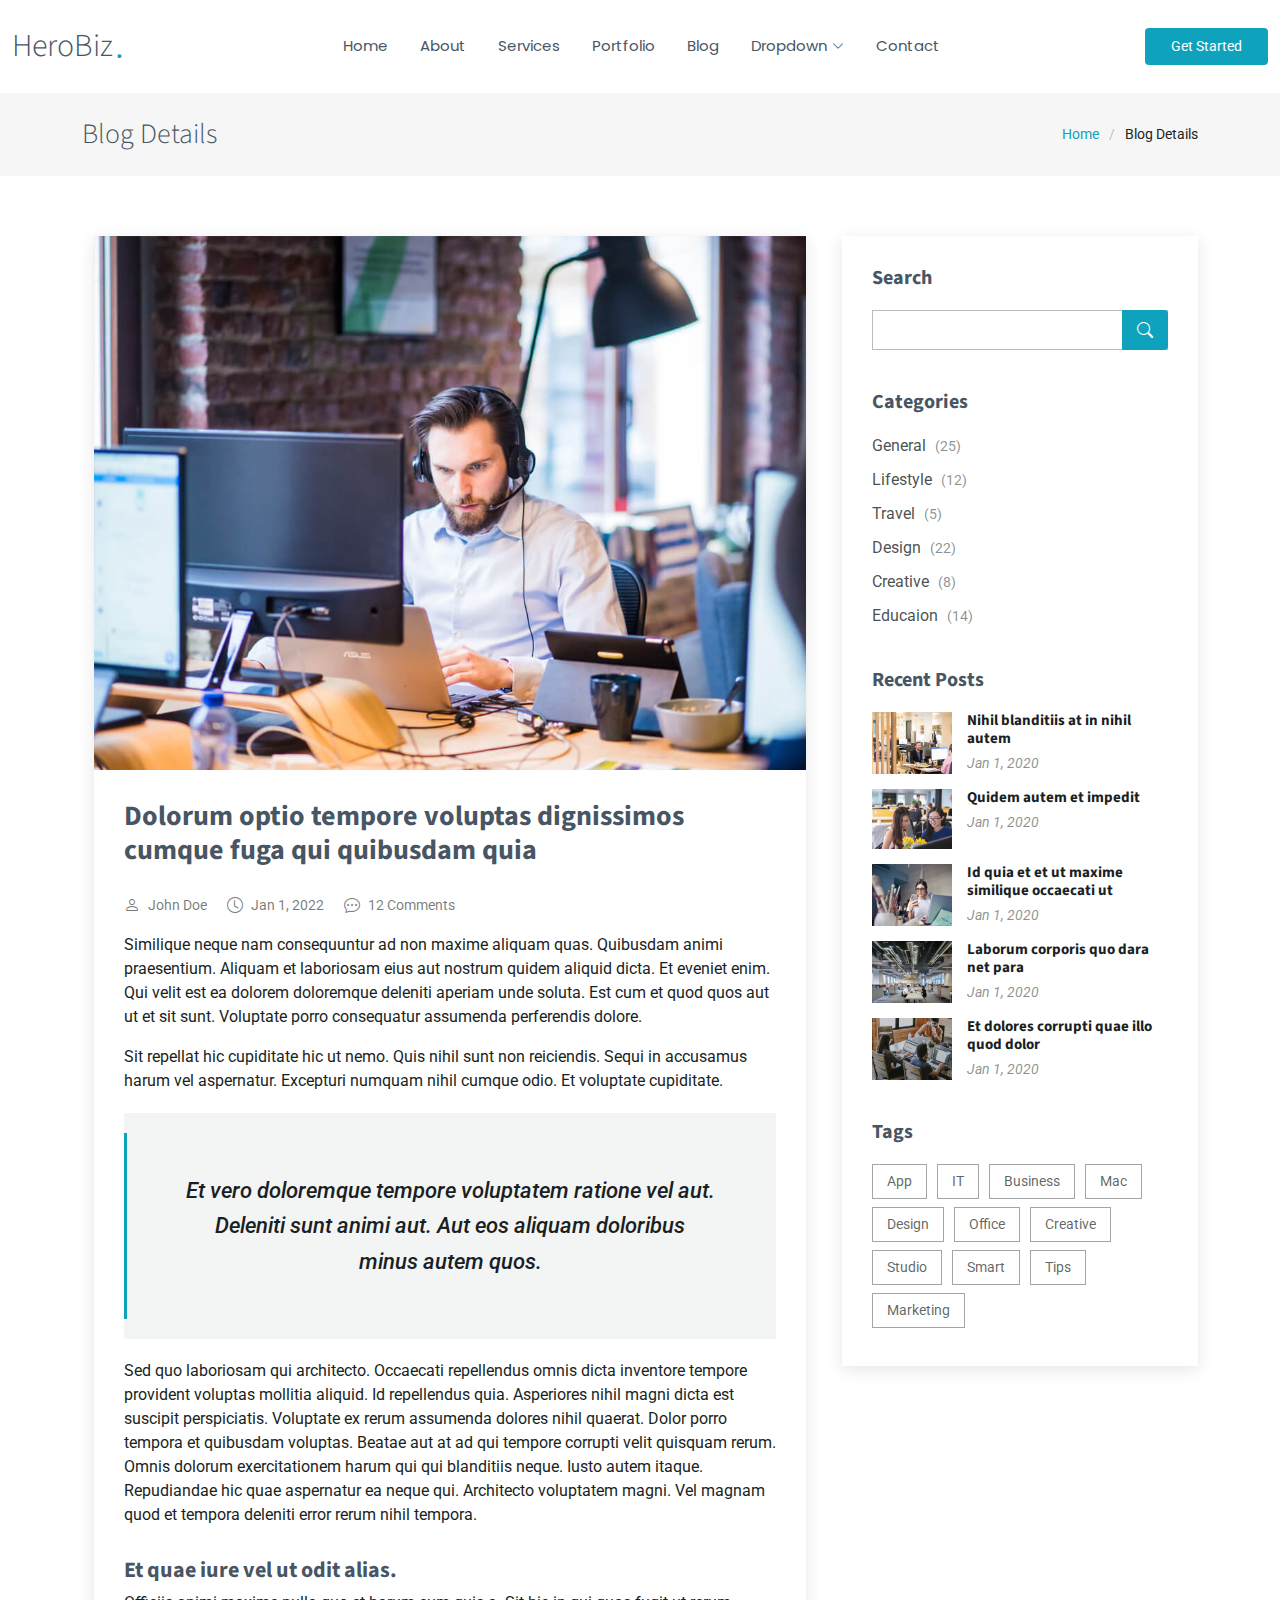
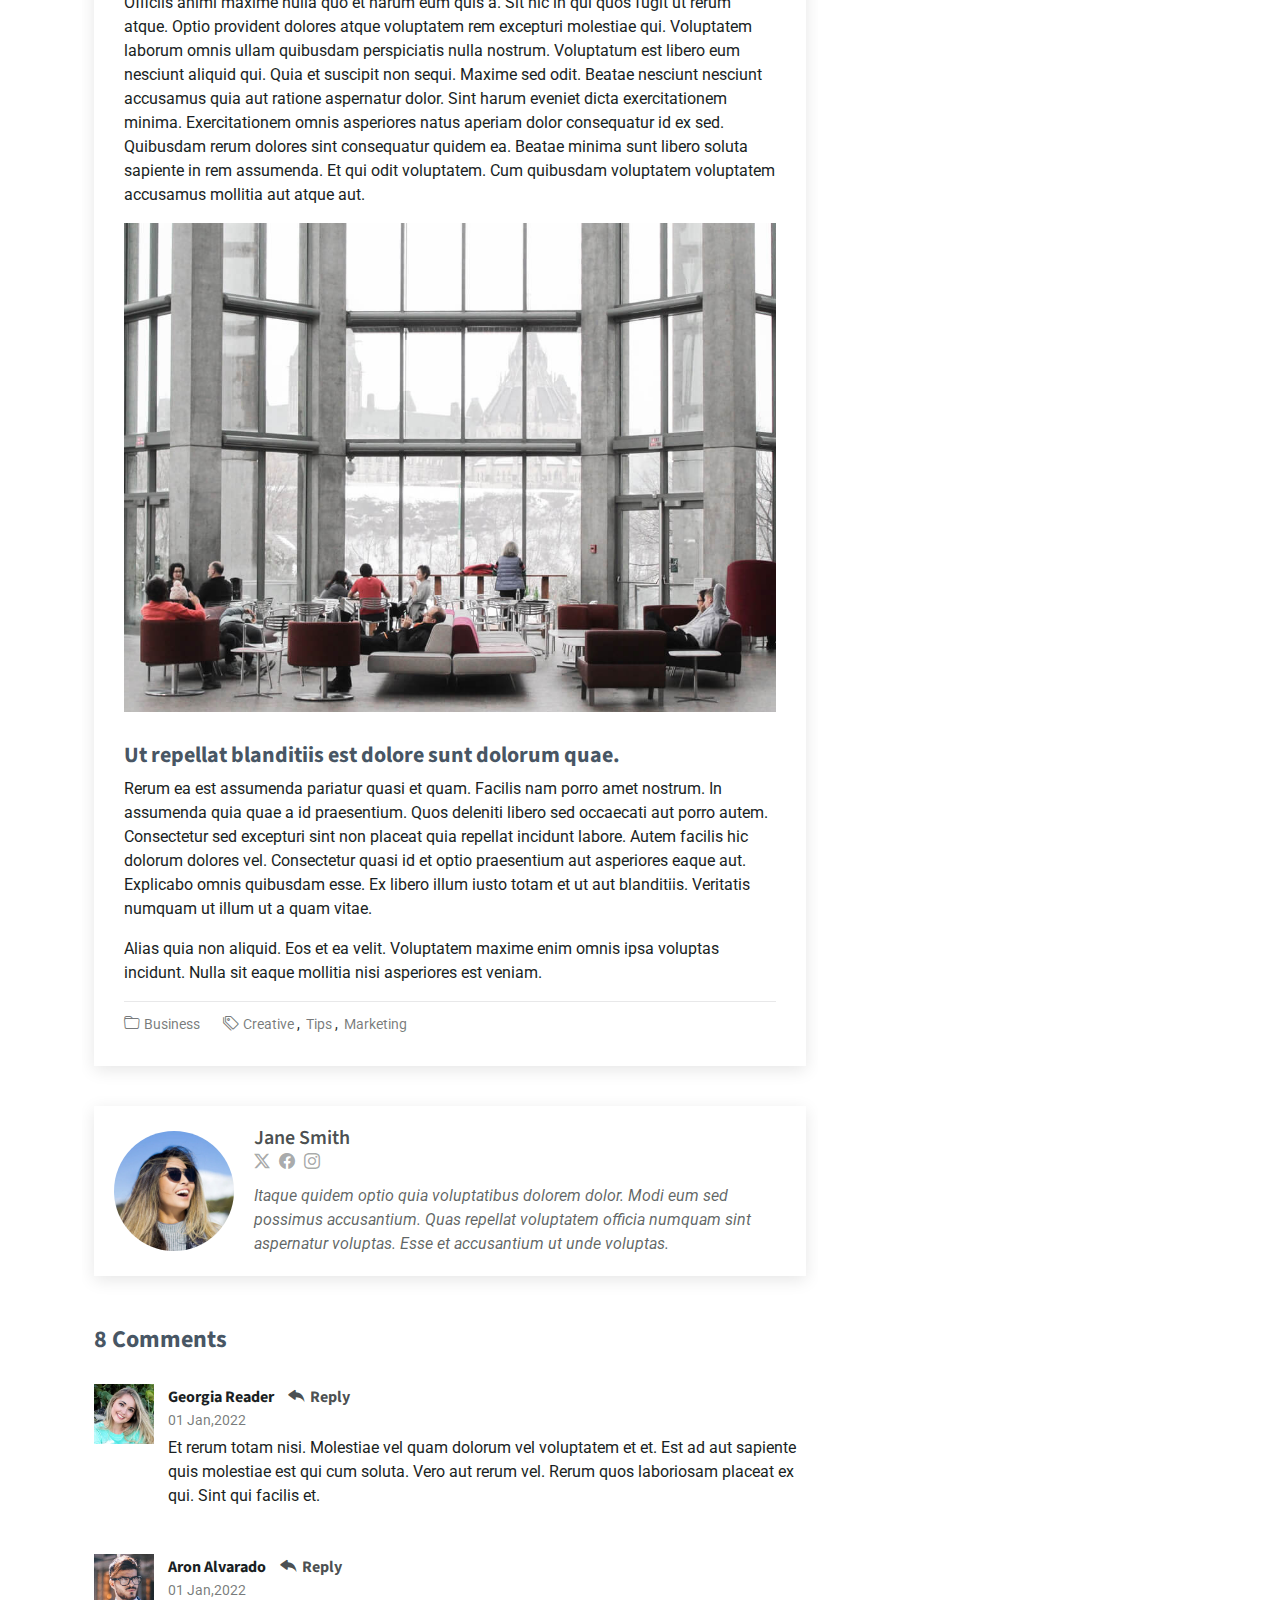
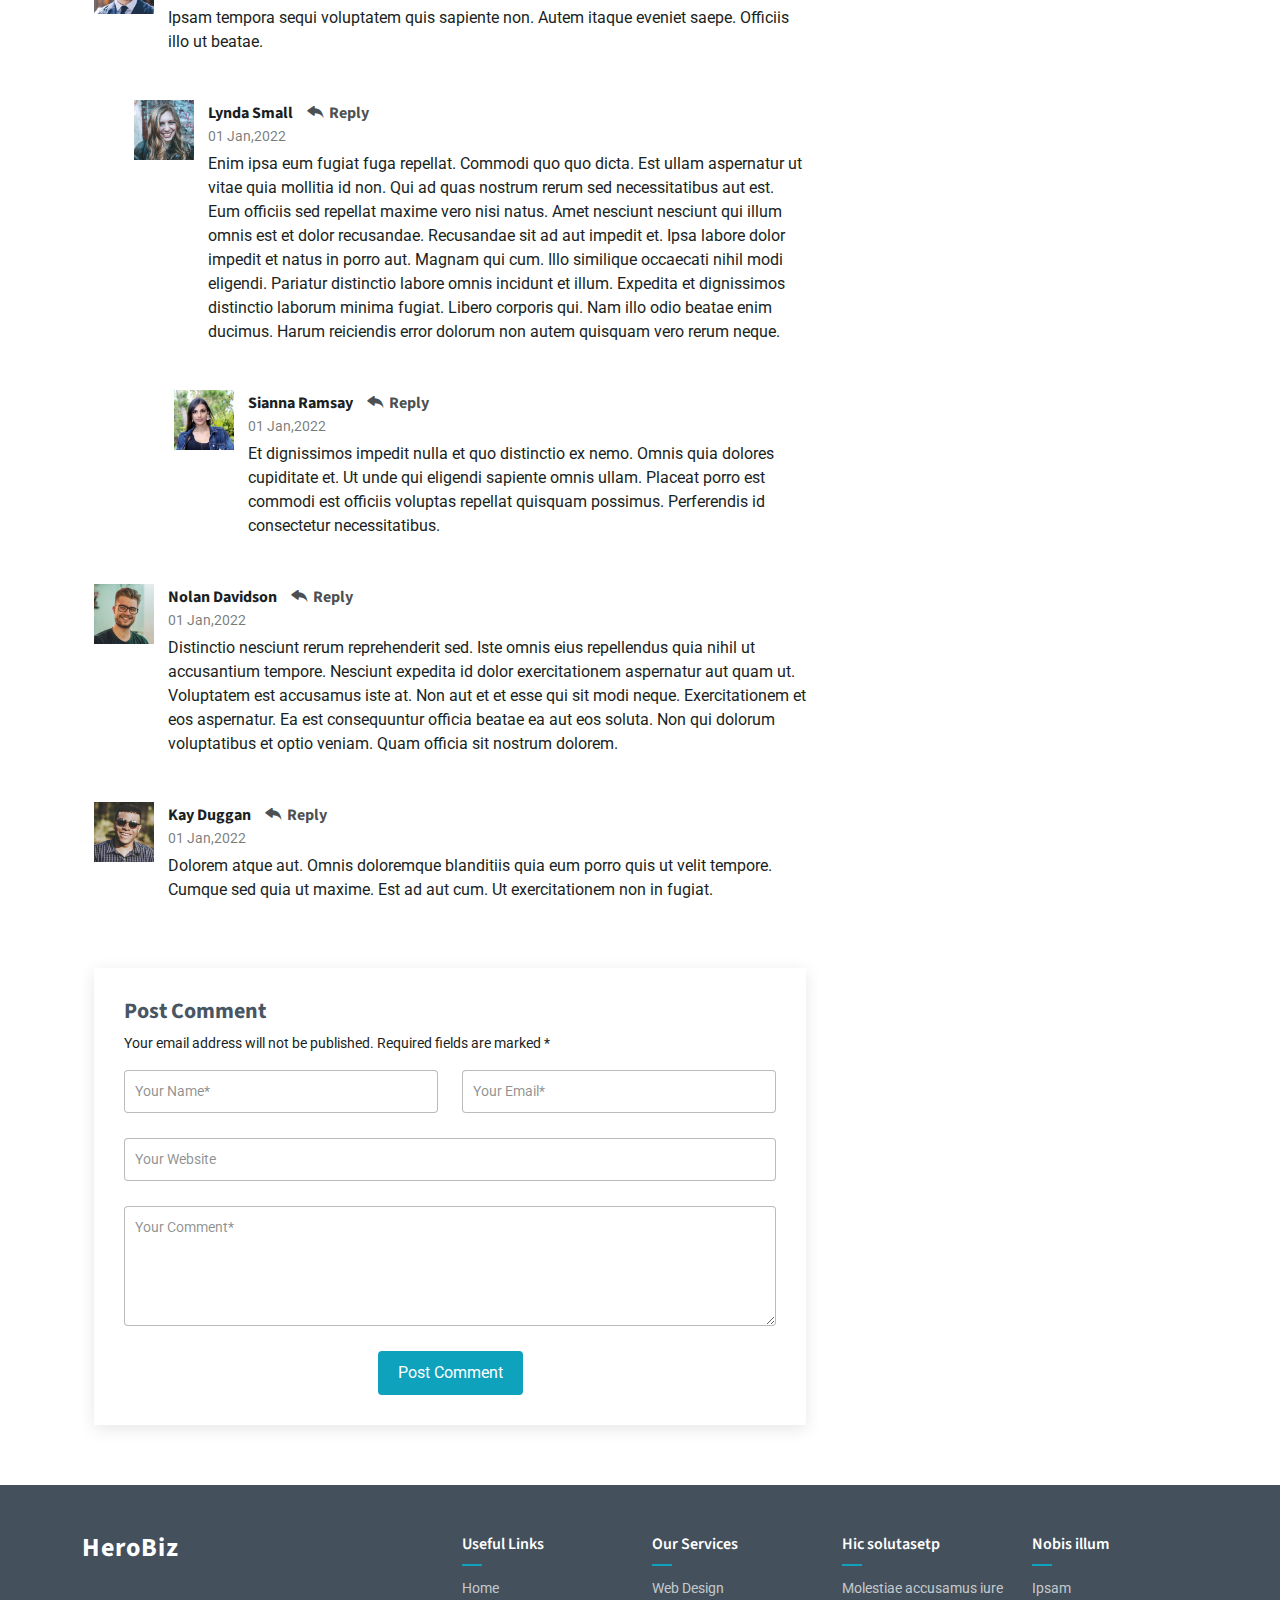
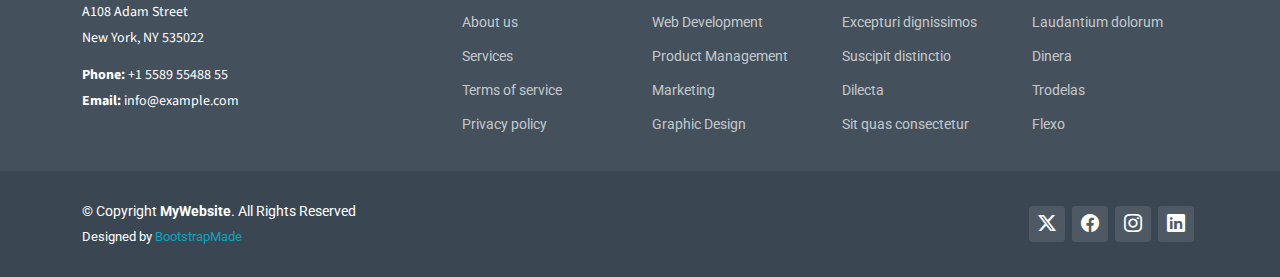
<file: blog-details.html>
<!DOCTYPE html>
<html lang="en">

<head>
  <meta charset="utf-8">
  <meta content="width=device-width, initial-scale=1.0" name="viewport">
  <title>Blog Details - HeroBiz Bootstrap Template</title>
  <meta name="description" content="">
  <meta name="keywords" content="">

  <!-- Favicons -->
  <link href="assets/img/favicon.png" rel="icon">
  <link href="assets/img/apple-touch-icon.png" rel="apple-touch-icon">

  <!-- Fonts -->
  <link href="https://fonts.googleapis.com" rel="preconnect">
  <link href="https://fonts.gstatic.com" rel="preconnect" crossorigin>
  <link href="https://fonts.googleapis.com/css2?family=Roboto:ital,wght@0,100;0,300;0,400;0,500;0,700;0,900;1,100;1,300;1,400;1,500;1,700;1,900&family=Poppins:ital,wght@0,100;0,200;0,300;0,400;0,500;0,600;0,700;0,800;0,900;1,100;1,200;1,300;1,400;1,500;1,600;1,700;1,800;1,900&family=Source+Sans+Pro:ital,wght@0,200;0,300;0,400;0,600;0,700;0,900;1,200;1,300;1,400;1,600;1,700;1,900&display=swap" rel="stylesheet">

  <!-- Vendor CSS Files -->
  <link href="assets/vendor/bootstrap/css/bootstrap.min.css" rel="stylesheet">
  <link href="assets/vendor/bootstrap-icons/bootstrap-icons.css" rel="stylesheet">
  <link href="assets/vendor/aos/aos.css" rel="stylesheet">
  <link href="assets/vendor/glightbox/css/glightbox.min.css" rel="stylesheet">
  <link href="assets/vendor/swiper/swiper-bundle.min.css" rel="stylesheet">

  <!-- Main CSS File -->
  <link href="assets/css/main.css" rel="stylesheet">

  <!-- =======================================================
  * Template Name: HeroBiz
  * Template URL: https://bootstrapmade.com/herobiz-bootstrap-business-template/
  * Updated: Aug 07 2024 with Bootstrap v5.3.3
  * Author: BootstrapMade.com
  * License: https://bootstrapmade.com/license/
  ======================================================== -->
</head>

<body class="blog-details-page">

  <header id="header" class="header d-flex align-items-center sticky-top">
    <div class="container-fluid position-relative d-flex align-items-center justify-content-between">

      <a href="index.html" class="logo d-flex align-items-center me-auto me-xl-0">
        <!-- Uncomment the line below if you also wish to use an image logo -->
        <!-- <img src="assets/img/logo.png" alt=""> -->
        <h1 class="sitename">HeroBiz</h1>
        <span>.</span>
      </a>

      <nav id="navmenu" class="navmenu">
        <ul>
          <li><a href="#hero">Home<br></a></li>
          <li><a href="#about">About</a></li>
          <li><a href="#services">Services</a></li>
          <li><a href="#portfolio">Portfolio</a></li>
          
          <li><a href="blog.html">Blog</a></li>
          <li class="dropdown"><a href="#"><span>Dropdown</span> <i class="bi bi-chevron-down toggle-dropdown"></i></a>
            <ul>
              <li><a href="#">Dropdown 1</a></li>
              <li class="dropdown"><a href="#"><span>Deep Dropdown</span> <i class="bi bi-chevron-down toggle-dropdown"></i></a>
                <ul>
                  <li><a href="#">Deep Dropdown 1</a></li>
                  <li><a href="#">Deep Dropdown 2</a></li>
                  <li><a href="#">Deep Dropdown 3</a></li>
                  <li><a href="#">Deep Dropdown 4</a></li>
                  <li><a href="#">Deep Dropdown 5</a></li>
                </ul>
              </li>
              <li><a href="#">Dropdown 2</a></li>
              <li><a href="#">Dropdown 3</a></li>
              <li><a href="#">Dropdown 4</a></li>
            </ul>
          </li>
          <li><a href="#contact">Contact</a></li>
        </ul>
        <i class="mobile-nav-toggle d-xl-none bi bi-list"></i>
      </nav>

      <a class="btn-getstarted" href="index.html#about">Get Started</a>

    </div>
  </header>

  <main class="main">

    <!-- Page Title -->
    <div class="page-title">
      <div class="container d-lg-flex justify-content-between align-items-center">
        <h1 class="mb-2 mb-lg-0">Blog Details</h1>
        <nav class="breadcrumbs">
          <ol>
            <li><a href="index.html">Home</a></li>
            <li class="current">Blog Details</li>
          </ol>
        </nav>
      </div>
    </div><!-- End Page Title -->

    <div class="container">
      <div class="row">

        <div class="col-lg-8">

          <!-- Blog Details Section -->
          <section id="blog-details" class="blog-details section">
            <div class="container">

              <article class="article">

                <div class="post-img">
                  <img src="assets/img/blog/blog-1.jpg" alt="" class="img-fluid">
                </div>

                <h2 class="title">Dolorum optio tempore voluptas dignissimos cumque fuga qui quibusdam quia</h2>

                <div class="meta-top">
                  <ul>
                    <li class="d-flex align-items-center"><i class="bi bi-person"></i> <a href="blog-details.html">John Doe</a></li>
                    <li class="d-flex align-items-center"><i class="bi bi-clock"></i> <a href="blog-details.html"><time datetime="2020-01-01">Jan 1, 2022</time></a></li>
                    <li class="d-flex align-items-center"><i class="bi bi-chat-dots"></i> <a href="blog-details.html">12 Comments</a></li>
                  </ul>
                </div><!-- End meta top -->

                <div class="content">
                  <p>
                    Similique neque nam consequuntur ad non maxime aliquam quas. Quibusdam animi praesentium. Aliquam et laboriosam eius aut nostrum quidem aliquid dicta.
                    Et eveniet enim. Qui velit est ea dolorem doloremque deleniti aperiam unde soluta. Est cum et quod quos aut ut et sit sunt. Voluptate porro consequatur assumenda perferendis dolore.
                  </p>

                  <p>
                    Sit repellat hic cupiditate hic ut nemo. Quis nihil sunt non reiciendis. Sequi in accusamus harum vel aspernatur. Excepturi numquam nihil cumque odio. Et voluptate cupiditate.
                  </p>

                  <blockquote>
                    <p>
                      Et vero doloremque tempore voluptatem ratione vel aut. Deleniti sunt animi aut. Aut eos aliquam doloribus minus autem quos.
                    </p>
                  </blockquote>

                  <p>
                    Sed quo laboriosam qui architecto. Occaecati repellendus omnis dicta inventore tempore provident voluptas mollitia aliquid. Id repellendus quia. Asperiores nihil magni dicta est suscipit perspiciatis. Voluptate ex rerum assumenda dolores nihil quaerat.
                    Dolor porro tempora et quibusdam voluptas. Beatae aut at ad qui tempore corrupti velit quisquam rerum. Omnis dolorum exercitationem harum qui qui blanditiis neque.
                    Iusto autem itaque. Repudiandae hic quae aspernatur ea neque qui. Architecto voluptatem magni. Vel magnam quod et tempora deleniti error rerum nihil tempora.
                  </p>

                  <h3>Et quae iure vel ut odit alias.</h3>
                  <p>
                    Officiis animi maxime nulla quo et harum eum quis a. Sit hic in qui quos fugit ut rerum atque. Optio provident dolores atque voluptatem rem excepturi molestiae qui. Voluptatem laborum omnis ullam quibusdam perspiciatis nulla nostrum. Voluptatum est libero eum nesciunt aliquid qui.
                    Quia et suscipit non sequi. Maxime sed odit. Beatae nesciunt nesciunt accusamus quia aut ratione aspernatur dolor. Sint harum eveniet dicta exercitationem minima. Exercitationem omnis asperiores natus aperiam dolor consequatur id ex sed. Quibusdam rerum dolores sint consequatur quidem ea.
                    Beatae minima sunt libero soluta sapiente in rem assumenda. Et qui odit voluptatem. Cum quibusdam voluptatem voluptatem accusamus mollitia aut atque aut.
                  </p>
                  <img src="assets/img/blog/blog-inside-post.jpg" class="img-fluid" alt="">

                  <h3>Ut repellat blanditiis est dolore sunt dolorum quae.</h3>
                  <p>
                    Rerum ea est assumenda pariatur quasi et quam. Facilis nam porro amet nostrum. In assumenda quia quae a id praesentium. Quos deleniti libero sed occaecati aut porro autem. Consectetur sed excepturi sint non placeat quia repellat incidunt labore. Autem facilis hic dolorum dolores vel.
                    Consectetur quasi id et optio praesentium aut asperiores eaque aut. Explicabo omnis quibusdam esse. Ex libero illum iusto totam et ut aut blanditiis. Veritatis numquam ut illum ut a quam vitae.
                  </p>
                  <p>
                    Alias quia non aliquid. Eos et ea velit. Voluptatem maxime enim omnis ipsa voluptas incidunt. Nulla sit eaque mollitia nisi asperiores est veniam.
                  </p>

                </div><!-- End post content -->

                <div class="meta-bottom">
                  <i class="bi bi-folder"></i>
                  <ul class="cats">
                    <li><a href="#">Business</a></li>
                  </ul>

                  <i class="bi bi-tags"></i>
                  <ul class="tags">
                    <li><a href="#">Creative</a></li>
                    <li><a href="#">Tips</a></li>
                    <li><a href="#">Marketing</a></li>
                  </ul>
                </div><!-- End meta bottom -->

              </article>

            </div>
          </section><!-- /Blog Details Section -->

          <!-- Blog Author Section -->
          <section id="blog-author" class="blog-author section">

            <div class="container">
              <div class="author-container d-flex align-items-center">
                <img src="assets/img/blog/blog-author.jpg" class="rounded-circle flex-shrink-0" alt="">
                <div>
                  <h4>Jane Smith</h4>
                  <div class="social-links">
                    <a href="https://x.com/#"><i class="bi bi-twitter-x"></i></a>
                    <a href="https://facebook.com/#"><i class="bi bi-facebook"></i></a>
                    <a href="https://instagram.com/#"><i class="biu bi-instagram"></i></a>
                  </div>
                  <p>
                    Itaque quidem optio quia voluptatibus dolorem dolor. Modi eum sed possimus accusantium. Quas repellat voluptatem officia numquam sint aspernatur voluptas. Esse et accusantium ut unde voluptas.
                  </p>
                </div>
              </div>
            </div>

          </section><!-- /Blog Author Section -->

          <!-- Blog Comments Section -->
          <section id="blog-comments" class="blog-comments section">

            <div class="container">

              <h4 class="comments-count">8 Comments</h4>

              <div id="comment-1" class="comment">
                <div class="d-flex">
                  <div class="comment-img"><img src="assets/img/blog/comments-1.jpg" alt=""></div>
                  <div>
                    <h5><a href="">Georgia Reader</a> <a href="#" class="reply"><i class="bi bi-reply-fill"></i> Reply</a></h5>
                    <time datetime="2020-01-01">01 Jan,2022</time>
                    <p>
                      Et rerum totam nisi. Molestiae vel quam dolorum vel voluptatem et et. Est ad aut sapiente quis molestiae est qui cum soluta.
                      Vero aut rerum vel. Rerum quos laboriosam placeat ex qui. Sint qui facilis et.
                    </p>
                  </div>
                </div>
              </div><!-- End comment #1 -->

              <div id="comment-2" class="comment">
                <div class="d-flex">
                  <div class="comment-img"><img src="assets/img/blog/comments-2.jpg" alt=""></div>
                  <div>
                    <h5><a href="">Aron Alvarado</a> <a href="#" class="reply"><i class="bi bi-reply-fill"></i> Reply</a></h5>
                    <time datetime="2020-01-01">01 Jan,2022</time>
                    <p>
                      Ipsam tempora sequi voluptatem quis sapiente non. Autem itaque eveniet saepe. Officiis illo ut beatae.
                    </p>
                  </div>
                </div>

                <div id="comment-reply-1" class="comment comment-reply">
                  <div class="d-flex">
                    <div class="comment-img"><img src="assets/img/blog/comments-3.jpg" alt=""></div>
                    <div>
                      <h5><a href="">Lynda Small</a> <a href="#" class="reply"><i class="bi bi-reply-fill"></i> Reply</a></h5>
                      <time datetime="2020-01-01">01 Jan,2022</time>
                      <p>
                        Enim ipsa eum fugiat fuga repellat. Commodi quo quo dicta. Est ullam aspernatur ut vitae quia mollitia id non. Qui ad quas nostrum rerum sed necessitatibus aut est. Eum officiis sed repellat maxime vero nisi natus. Amet nesciunt nesciunt qui illum omnis est et dolor recusandae.

                        Recusandae sit ad aut impedit et. Ipsa labore dolor impedit et natus in porro aut. Magnam qui cum. Illo similique occaecati nihil modi eligendi. Pariatur distinctio labore omnis incidunt et illum. Expedita et dignissimos distinctio laborum minima fugiat.

                        Libero corporis qui. Nam illo odio beatae enim ducimus. Harum reiciendis error dolorum non autem quisquam vero rerum neque.
                      </p>
                    </div>
                  </div>

                  <div id="comment-reply-2" class="comment comment-reply">
                    <div class="d-flex">
                      <div class="comment-img"><img src="assets/img/blog/comments-4.jpg" alt=""></div>
                      <div>
                        <h5><a href="">Sianna Ramsay</a> <a href="#" class="reply"><i class="bi bi-reply-fill"></i> Reply</a></h5>
                        <time datetime="2020-01-01">01 Jan,2022</time>
                        <p>
                          Et dignissimos impedit nulla et quo distinctio ex nemo. Omnis quia dolores cupiditate et. Ut unde qui eligendi sapiente omnis ullam. Placeat porro est commodi est officiis voluptas repellat quisquam possimus. Perferendis id consectetur necessitatibus.
                        </p>
                      </div>
                    </div>

                  </div><!-- End comment reply #2-->

                </div><!-- End comment reply #1-->

              </div><!-- End comment #2-->

              <div id="comment-3" class="comment">
                <div class="d-flex">
                  <div class="comment-img"><img src="assets/img/blog/comments-5.jpg" alt=""></div>
                  <div>
                    <h5><a href="">Nolan Davidson</a> <a href="#" class="reply"><i class="bi bi-reply-fill"></i> Reply</a></h5>
                    <time datetime="2020-01-01">01 Jan,2022</time>
                    <p>
                      Distinctio nesciunt rerum reprehenderit sed. Iste omnis eius repellendus quia nihil ut accusantium tempore. Nesciunt expedita id dolor exercitationem aspernatur aut quam ut. Voluptatem est accusamus iste at.
                      Non aut et et esse qui sit modi neque. Exercitationem et eos aspernatur. Ea est consequuntur officia beatae ea aut eos soluta. Non qui dolorum voluptatibus et optio veniam. Quam officia sit nostrum dolorem.
                    </p>
                  </div>
                </div>

              </div><!-- End comment #3 -->

              <div id="comment-4" class="comment">
                <div class="d-flex">
                  <div class="comment-img"><img src="assets/img/blog/comments-6.jpg" alt=""></div>
                  <div>
                    <h5><a href="">Kay Duggan</a> <a href="#" class="reply"><i class="bi bi-reply-fill"></i> Reply</a></h5>
                    <time datetime="2020-01-01">01 Jan,2022</time>
                    <p>
                      Dolorem atque aut. Omnis doloremque blanditiis quia eum porro quis ut velit tempore. Cumque sed quia ut maxime. Est ad aut cum. Ut exercitationem non in fugiat.
                    </p>
                  </div>
                </div>

              </div><!-- End comment #4 -->

            </div>

          </section><!-- /Blog Comments Section -->

          <!-- Comment Form Section -->
          <section id="comment-form" class="comment-form section">
            <div class="container">

              <form action="">

                <h4>Post Comment</h4>
                <p>Your email address will not be published. Required fields are marked * </p>
                <div class="row">
                  <div class="col-md-6 form-group">
                    <input name="name" type="text" class="form-control" placeholder="Your Name*">
                  </div>
                  <div class="col-md-6 form-group">
                    <input name="email" type="text" class="form-control" placeholder="Your Email*">
                  </div>
                </div>
                <div class="row">
                  <div class="col form-group">
                    <input name="website" type="text" class="form-control" placeholder="Your Website">
                  </div>
                </div>
                <div class="row">
                  <div class="col form-group">
                    <textarea name="comment" class="form-control" placeholder="Your Comment*"></textarea>
                  </div>
                </div>

                <div class="text-center">
                  <button type="submit" class="btn btn-primary">Post Comment</button>
                </div>

              </form>

            </div>
          </section><!-- /Comment Form Section -->

        </div>

        <div class="col-lg-4 sidebar">

          <div class="widgets-container">

            <!-- Search Widget -->
            <div class="search-widget widget-item">

              <h3 class="widget-title">Search</h3>
              <form action="">
                <input type="text">
                <button type="submit" title="Search"><i class="bi bi-search"></i></button>
              </form>

            </div><!--/Search Widget -->

            <!-- Categories Widget -->
            <div class="categories-widget widget-item">

              <h3 class="widget-title">Categories</h3>
              <ul class="mt-3">
                <li><a href="#">General <span>(25)</span></a></li>
                <li><a href="#">Lifestyle <span>(12)</span></a></li>
                <li><a href="#">Travel <span>(5)</span></a></li>
                <li><a href="#">Design <span>(22)</span></a></li>
                <li><a href="#">Creative <span>(8)</span></a></li>
                <li><a href="#">Educaion <span>(14)</span></a></li>
              </ul>

            </div><!--/Categories Widget -->

            <!-- Recent Posts Widget -->
            <div class="recent-posts-widget widget-item">

              <h3 class="widget-title">Recent Posts</h3>

              <div class="post-item">
                <img src="assets/img/blog/blog-recent-1.jpg" alt="" class="flex-shrink-0">
                <div>
                  <h4><a href="blog-details.html">Nihil blanditiis at in nihil autem</a></h4>
                  <time datetime="2020-01-01">Jan 1, 2020</time>
                </div>
              </div><!-- End recent post item-->

              <div class="post-item">
                <img src="assets/img/blog/blog-recent-2.jpg" alt="" class="flex-shrink-0">
                <div>
                  <h4><a href="blog-details.html">Quidem autem et impedit</a></h4>
                  <time datetime="2020-01-01">Jan 1, 2020</time>
                </div>
              </div><!-- End recent post item-->

              <div class="post-item">
                <img src="assets/img/blog/blog-recent-3.jpg" alt="" class="flex-shrink-0">
                <div>
                  <h4><a href="blog-details.html">Id quia et et ut maxime similique occaecati ut</a></h4>
                  <time datetime="2020-01-01">Jan 1, 2020</time>
                </div>
              </div><!-- End recent post item-->

              <div class="post-item">
                <img src="assets/img/blog/blog-recent-4.jpg" alt="" class="flex-shrink-0">
                <div>
                  <h4><a href="blog-details.html">Laborum corporis quo dara net para</a></h4>
                  <time datetime="2020-01-01">Jan 1, 2020</time>
                </div>
              </div><!-- End recent post item-->

              <div class="post-item">
                <img src="assets/img/blog/blog-recent-5.jpg" alt="" class="flex-shrink-0">
                <div>
                  <h4><a href="blog-details.html">Et dolores corrupti quae illo quod dolor</a></h4>
                  <time datetime="2020-01-01">Jan 1, 2020</time>
                </div>
              </div><!-- End recent post item-->

            </div><!--/Recent Posts Widget -->

            <!-- Tags Widget -->
            <div class="tags-widget widget-item">

              <h3 class="widget-title">Tags</h3>
              <ul>
                <li><a href="#">App</a></li>
                <li><a href="#">IT</a></li>
                <li><a href="#">Business</a></li>
                <li><a href="#">Mac</a></li>
                <li><a href="#">Design</a></li>
                <li><a href="#">Office</a></li>
                <li><a href="#">Creative</a></li>
                <li><a href="#">Studio</a></li>
                <li><a href="#">Smart</a></li>
                <li><a href="#">Tips</a></li>
                <li><a href="#">Marketing</a></li>
              </ul>

            </div><!--/Tags Widget -->

          </div>

        </div>

      </div>
    </div>

  </main>

  <footer id="footer" class="footer dark-background">

    <div class="footer-top">
      <div class="container">
        <div class="row gy-4">
          <div class="col-lg-4 col-md-6 footer-about">
            <a href="index.html" class="logo d-flex align-items-center">
              <span class="sitename">HeroBiz</span>
            </a>
            <div class="footer-contact pt-3">
              <p>A108 Adam Street</p>
              <p>New York, NY 535022</p>
              <p class="mt-3"><strong>Phone:</strong> <span>+1 5589 55488 55</span></p>
              <p><strong>Email:</strong> <span>info@example.com</span></p>
            </div>
          </div>

          <div class="col-lg-2 col-md-3 footer-links">
            <h4>Useful Links</h4>
            <ul>
              <li><a href="#">Home</a></li>
              <li><a href="#">About us</a></li>
              <li><a href="#">Services</a></li>
              <li><a href="#">Terms of service</a></li>
              <li><a href="#">Privacy policy</a></li>
            </ul>
          </div>

          <div class="col-lg-2 col-md-3 footer-links">
            <h4>Our Services</h4>
            <ul>
              <li><a href="#">Web Design</a></li>
              <li><a href="#">Web Development</a></li>
              <li><a href="#">Product Management</a></li>
              <li><a href="#">Marketing</a></li>
              <li><a href="#">Graphic Design</a></li>
            </ul>
          </div>

          <div class="col-lg-2 col-md-3 footer-links">
            <h4>Hic solutasetp</h4>
            <ul>
              <li><a href="#">Molestiae accusamus iure</a></li>
              <li><a href="#">Excepturi dignissimos</a></li>
              <li><a href="#">Suscipit distinctio</a></li>
              <li><a href="#">Dilecta</a></li>
              <li><a href="#">Sit quas consectetur</a></li>
            </ul>
          </div>

          <div class="col-lg-2 col-md-3 footer-links">
            <h4>Nobis illum</h4>
            <ul>
              <li><a href="#">Ipsam</a></li>
              <li><a href="#">Laudantium dolorum</a></li>
              <li><a href="#">Dinera</a></li>
              <li><a href="#">Trodelas</a></li>
              <li><a href="#">Flexo</a></li>
            </ul>
          </div>

        </div>
      </div>
    </div>

    <div class="copyright text-center">
      <div class="container d-flex flex-column flex-lg-row justify-content-center justify-content-lg-between align-items-center">

        <div class="d-flex flex-column align-items-center align-items-lg-start">
          <div>
            © Copyright <strong><span>MyWebsite</span></strong>. All Rights Reserved
          </div>
          <div class="credits">
            <!-- All the links in the footer should remain intact. -->
            <!-- You can delete the links only if you purchased the pro version. -->
            <!-- Licensing information: https://bootstrapmade.com/license/ -->
            <!-- Purchase the pro version with working PHP/AJAX contact form: https://bootstrapmade.com/herobiz-bootstrap-business-template/ -->
            Designed by <a href="https://bootstrapmade.com/">BootstrapMade</a>
          </div>
        </div>

        <div class="social-links order-first order-lg-last mb-3 mb-lg-0">
          <a href=""><i class="bi bi-twitter-x"></i></a>
          <a href=""><i class="bi bi-facebook"></i></a>
          <a href=""><i class="bi bi-instagram"></i></a>
          <a href=""><i class="bi bi-linkedin"></i></a>
        </div>

      </div>
    </div>

  </footer>

  <!-- Scroll Top -->
  <a href="#" id="scroll-top" class="scroll-top d-flex align-items-center justify-content-center"><i class="bi bi-arrow-up-short"></i></a>

  <!-- Preloader -->
  <div id="preloader"></div>

  <!-- Vendor JS Files -->
  <script src="assets/vendor/bootstrap/js/bootstrap.bundle.min.js"></script>
  <script src="assets/vendor/php-email-form/validate.js"></script>
  <script src="assets/vendor/aos/aos.js"></script>
  <script src="assets/vendor/glightbox/js/glightbox.min.js"></script>
  <script src="assets/vendor/swiper/swiper-bundle.min.js"></script>
  <script src="assets/vendor/imagesloaded/imagesloaded.pkgd.min.js"></script>
  <script src="assets/vendor/isotope-layout/isotope.pkgd.min.js"></script>

  <!-- Main JS File -->
  <script src="assets/js/main.js"></script>

</body>

</html>
</file>
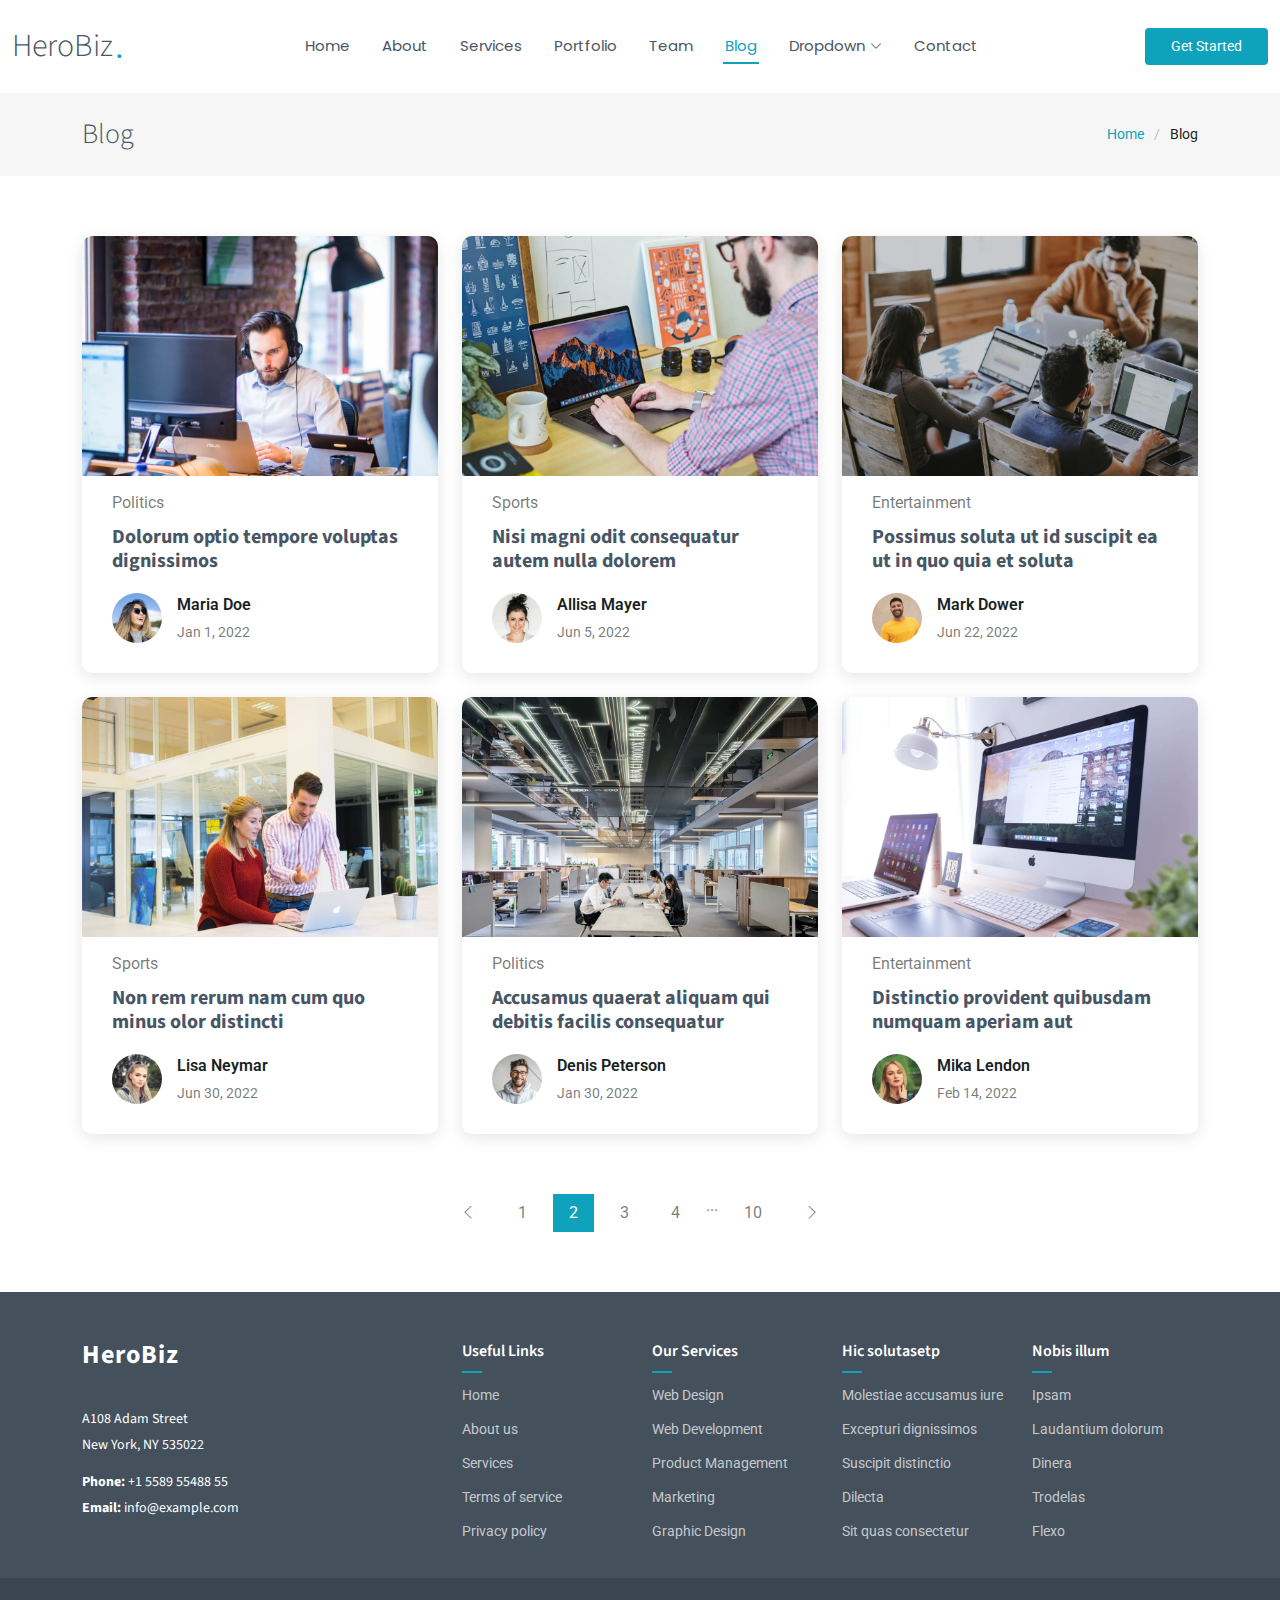
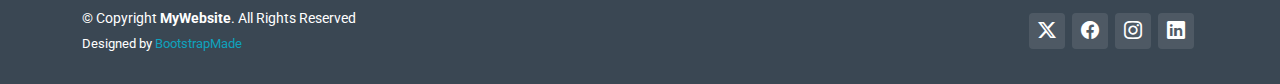
<file: blog.html>
<!DOCTYPE html>
<html lang="en">

<head>
  <meta charset="utf-8">
  <meta content="width=device-width, initial-scale=1.0" name="viewport">
  <title>Blog - HeroBiz Bootstrap Template</title>
  <meta name="description" content="">
  <meta name="keywords" content="">

  <!-- Favicons -->
  <link href="assets/img/favicon.png" rel="icon">
  <link href="assets/img/apple-touch-icon.png" rel="apple-touch-icon">

  <!-- Fonts -->
  <link href="https://fonts.googleapis.com" rel="preconnect">
  <link href="https://fonts.gstatic.com" rel="preconnect" crossorigin>
  <link href="https://fonts.googleapis.com/css2?family=Roboto:ital,wght@0,100;0,300;0,400;0,500;0,700;0,900;1,100;1,300;1,400;1,500;1,700;1,900&family=Poppins:ital,wght@0,100;0,200;0,300;0,400;0,500;0,600;0,700;0,800;0,900;1,100;1,200;1,300;1,400;1,500;1,600;1,700;1,800;1,900&family=Source+Sans+Pro:ital,wght@0,200;0,300;0,400;0,600;0,700;0,900;1,200;1,300;1,400;1,600;1,700;1,900&display=swap" rel="stylesheet">

  <!-- Vendor CSS Files -->
  <link href="assets/vendor/bootstrap/css/bootstrap.min.css" rel="stylesheet">
  <link href="assets/vendor/bootstrap-icons/bootstrap-icons.css" rel="stylesheet">
  <link href="assets/vendor/aos/aos.css" rel="stylesheet">
  <link href="assets/vendor/glightbox/css/glightbox.min.css" rel="stylesheet">
  <link href="assets/vendor/swiper/swiper-bundle.min.css" rel="stylesheet">

  <!-- Main CSS File -->
  <link href="assets/css/main.css" rel="stylesheet">

  <!-- =======================================================
  * Template Name: HeroBiz
  * Template URL: https://bootstrapmade.com/herobiz-bootstrap-business-template/
  * Updated: Aug 07 2024 with Bootstrap v5.3.3
  * Author: BootstrapMade.com
  * License: https://bootstrapmade.com/license/
  ======================================================== -->
</head>

<body class="blog-page">

  <header id="header" class="header d-flex align-items-center sticky-top">
    <div class="container-fluid position-relative d-flex align-items-center justify-content-between">

      <a href="index.html" class="logo d-flex align-items-center me-auto me-xl-0">
        <!-- Uncomment the line below if you also wish to use an image logo -->
        <!-- <img src="assets/img/logo.png" alt=""> -->
        <h1 class="sitename">HeroBiz</h1>
        <span>.</span>
      </a>

      <nav id="navmenu" class="navmenu">
        <ul>
          <li><a href="#hero">Home<br></a></li>
          <li><a href="#about">About</a></li>
          <li><a href="#services">Services</a></li>
          <li><a href="#portfolio">Portfolio</a></li>
          <li><a href="#team">Team</a></li>
          <li><a href="blog.html" class="active">Blog</a></li>
          <li class="dropdown"><a href="#"><span>Dropdown</span> <i class="bi bi-chevron-down toggle-dropdown"></i></a>
            <ul>
              <li><a href="#">Dropdown 1</a></li>
              <li class="dropdown"><a href="#"><span>Deep Dropdown</span> <i class="bi bi-chevron-down toggle-dropdown"></i></a>
                <ul>
                  <li><a href="#">Deep Dropdown 1</a></li>
                  <li><a href="#">Deep Dropdown 2</a></li>
                  <li><a href="#">Deep Dropdown 3</a></li>
                  <li><a href="#">Deep Dropdown 4</a></li>
                  <li><a href="#">Deep Dropdown 5</a></li>
                </ul>
              </li>
              <li><a href="#">Dropdown 2</a></li>
              <li><a href="#">Dropdown 3</a></li>
              <li><a href="#">Dropdown 4</a></li>
            </ul>
          </li>
          <li><a href="#contact">Contact</a></li>
        </ul>
        <i class="mobile-nav-toggle d-xl-none bi bi-list"></i>
      </nav>

      <a class="btn-getstarted" href="index.html#about">Get Started</a>

    </div>
  </header>

  <main class="main">

    <!-- Page Title -->
    <div class="page-title">
      <div class="container d-lg-flex justify-content-between align-items-center">
        <h1 class="mb-2 mb-lg-0">Blog</h1>
        <nav class="breadcrumbs">
          <ol>
            <li><a href="index.html">Home</a></li>
            <li class="current">Blog</li>
          </ol>
        </nav>
      </div>
    </div><!-- End Page Title -->

    <!-- Blog Posts Section -->
    <section id="blog-posts" class="blog-posts section">

      <div class="container">
        <div class="row gy-4">

          <div class="col-lg-4">
            <article>

              <div class="post-img">
                <img src="assets/img/blog/blog-1.jpg" alt="" class="img-fluid">
              </div>

              <p class="post-category">Politics</p>

              <h2 class="title">
                <a href="blog-details.html">Dolorum optio tempore voluptas dignissimos</a>
              </h2>

              <div class="d-flex align-items-center">
                <img src="assets/img/blog/blog-author.jpg" alt="" class="img-fluid post-author-img flex-shrink-0">
                <div class="post-meta">
                  <p class="post-author">Maria Doe</p>
                  <p class="post-date">
                    <time datetime="2022-01-01">Jan 1, 2022</time>
                  </p>
                </div>
              </div>

            </article>
          </div><!-- End post list item -->

          <div class="col-lg-4">
            <article>

              <div class="post-img">
                <img src="assets/img/blog/blog-2.jpg" alt="" class="img-fluid">
              </div>

              <p class="post-category">Sports</p>

              <h2 class="title">
                <a href="blog-details.html">Nisi magni odit consequatur autem nulla dolorem</a>
              </h2>

              <div class="d-flex align-items-center">
                <img src="assets/img/blog/blog-author-2.jpg" alt="" class="img-fluid post-author-img flex-shrink-0">
                <div class="post-meta">
                  <p class="post-author">Allisa Mayer</p>
                  <p class="post-date">
                    <time datetime="2022-01-01">Jun 5, 2022</time>
                  </p>
                </div>
              </div>

            </article>
          </div><!-- End post list item -->

          <div class="col-lg-4">
            <article>

              <div class="post-img">
                <img src="assets/img/blog/blog-3.jpg" alt="" class="img-fluid">
              </div>

              <p class="post-category">Entertainment</p>

              <h2 class="title">
                <a href="blog-details.html">Possimus soluta ut id suscipit ea ut in quo quia et soluta</a>
              </h2>

              <div class="d-flex align-items-center">
                <img src="assets/img/blog/blog-author-3.jpg" alt="" class="img-fluid post-author-img flex-shrink-0">
                <div class="post-meta">
                  <p class="post-author">Mark Dower</p>
                  <p class="post-date">
                    <time datetime="2022-01-01">Jun 22, 2022</time>
                  </p>
                </div>
              </div>

            </article>
          </div><!-- End post list item -->

          <div class="col-lg-4">
            <article>

              <div class="post-img">
                <img src="assets/img/blog/blog-4.jpg" alt="" class="img-fluid">
              </div>

              <p class="post-category">Sports</p>

              <h2 class="title">
                <a href="blog-details.html">Non rem rerum nam cum quo minus olor distincti</a>
              </h2>

              <div class="d-flex align-items-center">
                <img src="assets/img/blog/blog-author-4.jpg" alt="" class="img-fluid post-author-img flex-shrink-0">
                <div class="post-meta">
                  <p class="post-author">Lisa Neymar</p>
                  <p class="post-date">
                    <time datetime="2022-01-01">Jun 30, 2022</time>
                  </p>
                </div>
              </div>

            </article>
          </div><!-- End post list item -->

          <div class="col-lg-4">
            <article>

              <div class="post-img">
                <img src="assets/img/blog/blog-5.jpg" alt="" class="img-fluid">
              </div>

              <p class="post-category">Politics</p>

              <h2 class="title">
                <a href="blog-details.html">Accusamus quaerat aliquam qui debitis facilis consequatur</a>
              </h2>

              <div class="d-flex align-items-center">
                <img src="assets/img/blog/blog-author-5.jpg" alt="" class="img-fluid post-author-img flex-shrink-0">
                <div class="post-meta">
                  <p class="post-author">Denis Peterson</p>
                  <p class="post-date">
                    <time datetime="2022-01-01">Jan 30, 2022</time>
                  </p>
                </div>
              </div>

            </article>
          </div><!-- End post list item -->

          <div class="col-lg-4">
            <article>

              <div class="post-img">
                <img src="assets/img/blog/blog-6.jpg" alt="" class="img-fluid">
              </div>

              <p class="post-category">Entertainment</p>

              <h2 class="title">
                <a href="blog-details.html">Distinctio provident quibusdam numquam aperiam aut</a>
              </h2>

              <div class="d-flex align-items-center">
                <img src="assets/img/blog/blog-author-6.jpg" alt="" class="img-fluid post-author-img flex-shrink-0">
                <div class="post-meta">
                  <p class="post-author">Mika Lendon</p>
                  <p class="post-date">
                    <time datetime="2022-01-01">Feb 14, 2022</time>
                  </p>
                </div>
              </div>

            </article>
          </div><!-- End post list item -->

        </div>
      </div>

    </section><!-- /Blog Posts Section -->

    <!-- Blog Pagination Section -->
    <section id="blog-pagination" class="blog-pagination section">

      <div class="container">
        <div class="d-flex justify-content-center">
          <ul>
            <li><a href="#"><i class="bi bi-chevron-left"></i></a></li>
            <li><a href="#">1</a></li>
            <li><a href="#" class="active">2</a></li>
            <li><a href="#">3</a></li>
            <li><a href="#">4</a></li>
            <li>...</li>
            <li><a href="#">10</a></li>
            <li><a href="#"><i class="bi bi-chevron-right"></i></a></li>
          </ul>
        </div>
      </div>

    </section><!-- /Blog Pagination Section -->

  </main>

  <footer id="footer" class="footer dark-background">

    <div class="footer-top">
      <div class="container">
        <div class="row gy-4">
          <div class="col-lg-4 col-md-6 footer-about">
            <a href="index.html" class="logo d-flex align-items-center">
              <span class="sitename">HeroBiz</span>
            </a>
            <div class="footer-contact pt-3">
              <p>A108 Adam Street</p>
              <p>New York, NY 535022</p>
              <p class="mt-3"><strong>Phone:</strong> <span>+1 5589 55488 55</span></p>
              <p><strong>Email:</strong> <span>info@example.com</span></p>
            </div>
          </div>

          <div class="col-lg-2 col-md-3 footer-links">
            <h4>Useful Links</h4>
            <ul>
              <li><a href="#">Home</a></li>
              <li><a href="#">About us</a></li>
              <li><a href="#">Services</a></li>
              <li><a href="#">Terms of service</a></li>
              <li><a href="#">Privacy policy</a></li>
            </ul>
          </div>

          <div class="col-lg-2 col-md-3 footer-links">
            <h4>Our Services</h4>
            <ul>
              <li><a href="#">Web Design</a></li>
              <li><a href="#">Web Development</a></li>
              <li><a href="#">Product Management</a></li>
              <li><a href="#">Marketing</a></li>
              <li><a href="#">Graphic Design</a></li>
            </ul>
          </div>

          <div class="col-lg-2 col-md-3 footer-links">
            <h4>Hic solutasetp</h4>
            <ul>
              <li><a href="#">Molestiae accusamus iure</a></li>
              <li><a href="#">Excepturi dignissimos</a></li>
              <li><a href="#">Suscipit distinctio</a></li>
              <li><a href="#">Dilecta</a></li>
              <li><a href="#">Sit quas consectetur</a></li>
            </ul>
          </div>

          <div class="col-lg-2 col-md-3 footer-links">
            <h4>Nobis illum</h4>
            <ul>
              <li><a href="#">Ipsam</a></li>
              <li><a href="#">Laudantium dolorum</a></li>
              <li><a href="#">Dinera</a></li>
              <li><a href="#">Trodelas</a></li>
              <li><a href="#">Flexo</a></li>
            </ul>
          </div>

        </div>
      </div>
    </div>

    <div class="copyright text-center">
      <div class="container d-flex flex-column flex-lg-row justify-content-center justify-content-lg-between align-items-center">

        <div class="d-flex flex-column align-items-center align-items-lg-start">
          <div>
            © Copyright <strong><span>MyWebsite</span></strong>. All Rights Reserved
          </div>
          <div class="credits">
            <!-- All the links in the footer should remain intact. -->
            <!-- You can delete the links only if you purchased the pro version. -->
            <!-- Licensing information: https://bootstrapmade.com/license/ -->
            <!-- Purchase the pro version with working PHP/AJAX contact form: https://bootstrapmade.com/herobiz-bootstrap-business-template/ -->
            Designed by <a href="https://bootstrapmade.com/">BootstrapMade</a>
          </div>
        </div>

        <div class="social-links order-first order-lg-last mb-3 mb-lg-0">
          <a href=""><i class="bi bi-twitter-x"></i></a>
          <a href=""><i class="bi bi-facebook"></i></a>
          <a href=""><i class="bi bi-instagram"></i></a>
          <a href=""><i class="bi bi-linkedin"></i></a>
        </div>

      </div>
    </div>

  </footer>

  <!-- Scroll Top -->
  <a href="#" id="scroll-top" class="scroll-top d-flex align-items-center justify-content-center"><i class="bi bi-arrow-up-short"></i></a>

  <!-- Preloader -->
  <div id="preloader"></div>

  <!-- Vendor JS Files -->
  <script src="assets/vendor/bootstrap/js/bootstrap.bundle.min.js"></script>
  <script src="assets/vendor/php-email-form/validate.js"></script>
  <script src="assets/vendor/aos/aos.js"></script>
  <script src="assets/vendor/glightbox/js/glightbox.min.js"></script>
  <script src="assets/vendor/swiper/swiper-bundle.min.js"></script>
  <script src="assets/vendor/imagesloaded/imagesloaded.pkgd.min.js"></script>
  <script src="assets/vendor/isotope-layout/isotope.pkgd.min.js"></script>

  <!-- Main JS File -->
  <script src="assets/js/main.js"></script>

</body>

</html>
</file>
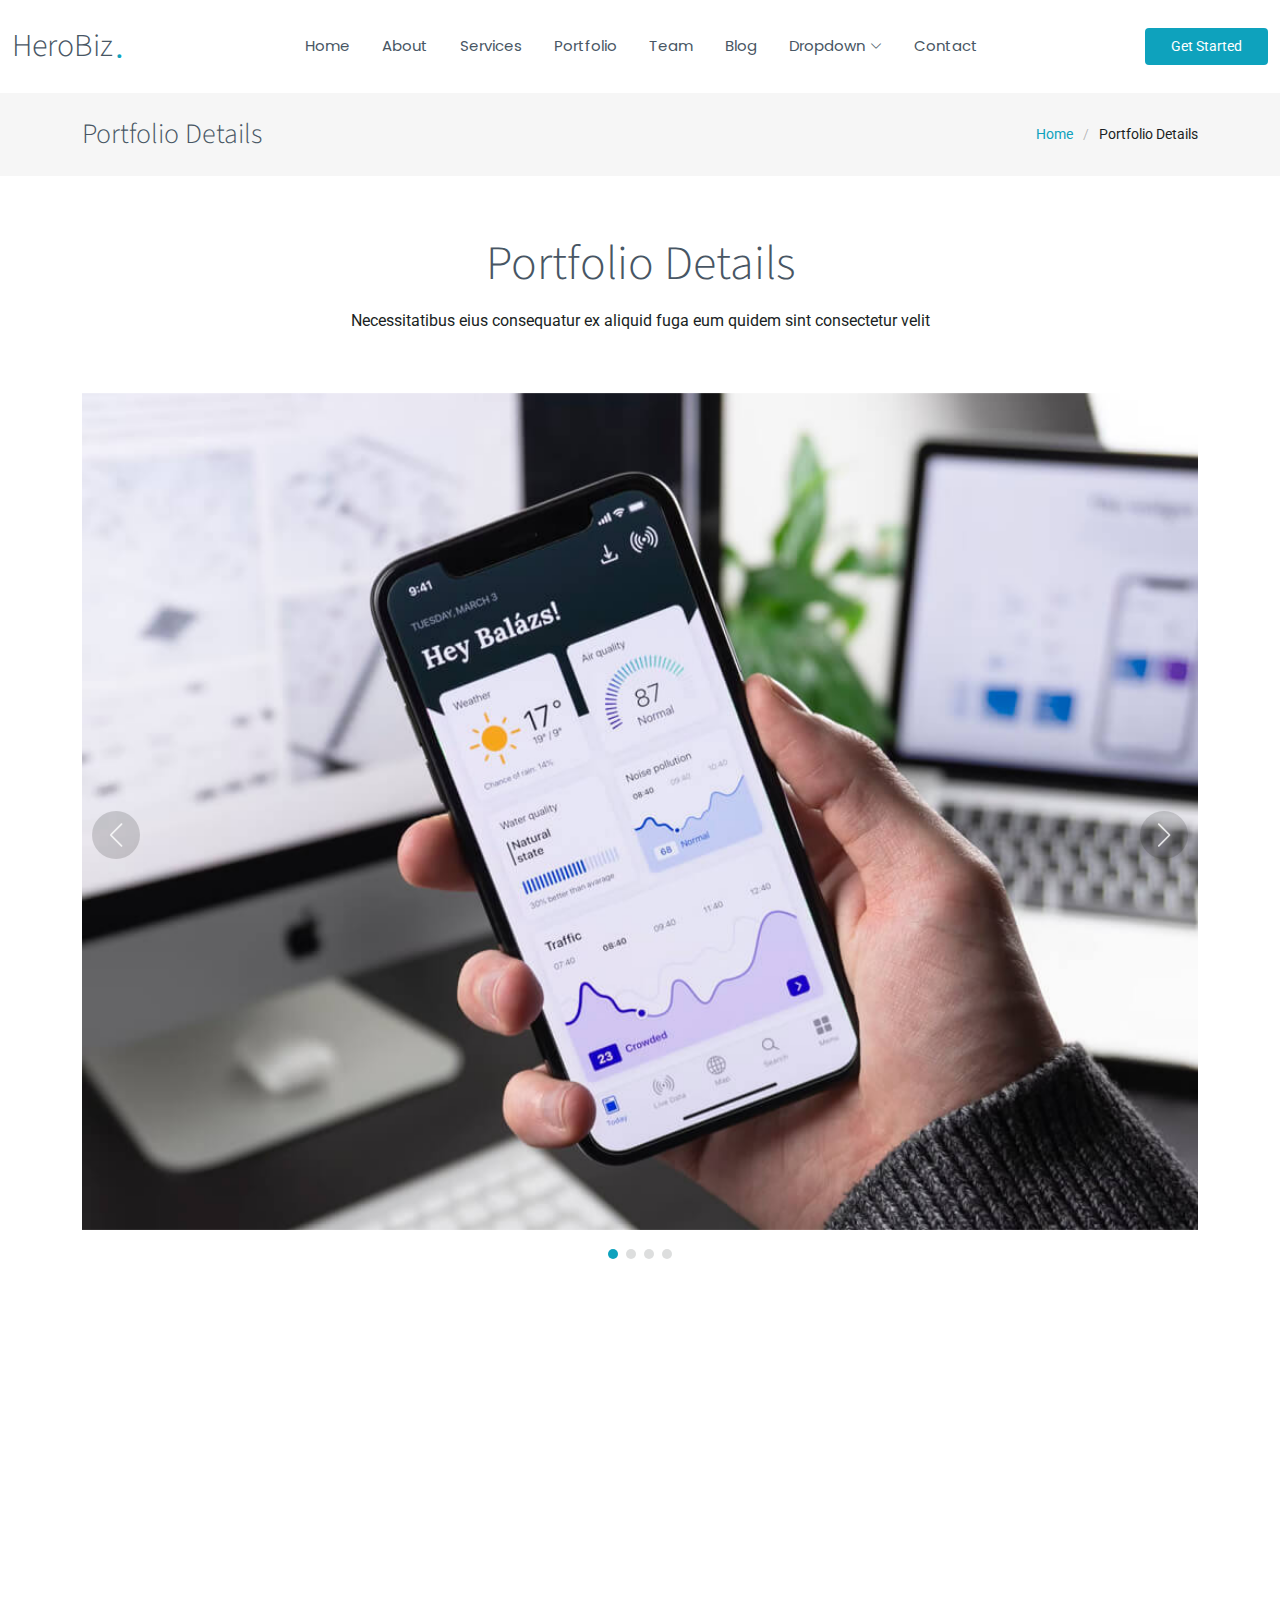
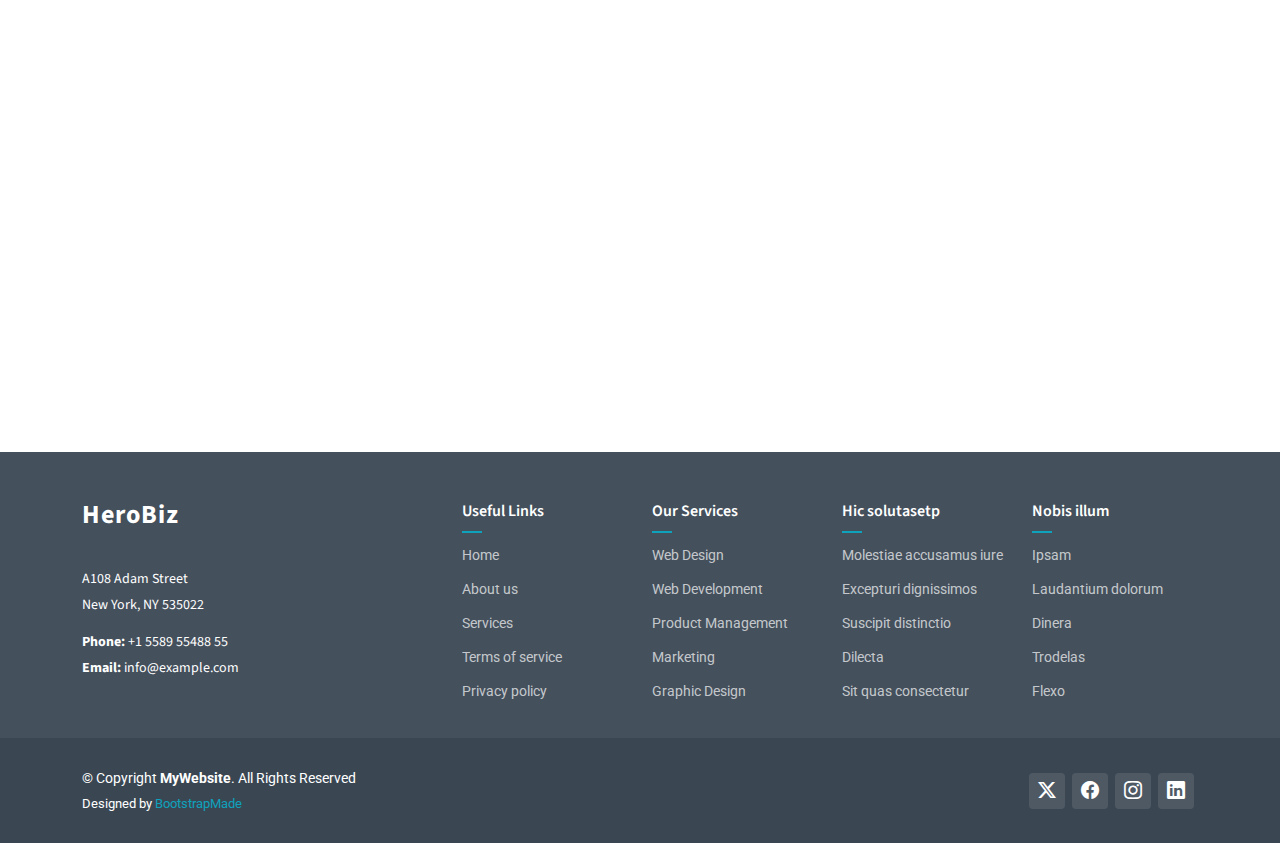
<file: portfolio-details.html>
<!DOCTYPE html>
<html lang="en">

<head>
  <meta charset="utf-8">
  <meta content="width=device-width, initial-scale=1.0" name="viewport">
  <title>Portfolio Details - HeroBiz Bootstrap Template</title>
  <meta name="description" content="">
  <meta name="keywords" content="">

  <!-- Favicons -->
  <link href="assets/img/favicon.png" rel="icon">
  <link href="assets/img/apple-touch-icon.png" rel="apple-touch-icon">

  <!-- Fonts -->
  <link href="https://fonts.googleapis.com" rel="preconnect">
  <link href="https://fonts.gstatic.com" rel="preconnect" crossorigin>
  <link href="https://fonts.googleapis.com/css2?family=Roboto:ital,wght@0,100;0,300;0,400;0,500;0,700;0,900;1,100;1,300;1,400;1,500;1,700;1,900&family=Poppins:ital,wght@0,100;0,200;0,300;0,400;0,500;0,600;0,700;0,800;0,900;1,100;1,200;1,300;1,400;1,500;1,600;1,700;1,800;1,900&family=Source+Sans+Pro:ital,wght@0,200;0,300;0,400;0,600;0,700;0,900;1,200;1,300;1,400;1,600;1,700;1,900&display=swap" rel="stylesheet">

  <!-- Vendor CSS Files -->
  <link href="assets/vendor/bootstrap/css/bootstrap.min.css" rel="stylesheet">
  <link href="assets/vendor/bootstrap-icons/bootstrap-icons.css" rel="stylesheet">
  <link href="assets/vendor/aos/aos.css" rel="stylesheet">
  <link href="assets/vendor/glightbox/css/glightbox.min.css" rel="stylesheet">
  <link href="assets/vendor/swiper/swiper-bundle.min.css" rel="stylesheet">

  <!-- Main CSS File -->
  <link href="assets/css/main.css" rel="stylesheet">

  <!-- =======================================================
  * Template Name: HeroBiz
  * Template URL: https://bootstrapmade.com/herobiz-bootstrap-business-template/
  * Updated: Aug 07 2024 with Bootstrap v5.3.3
  * Author: BootstrapMade.com
  * License: https://bootstrapmade.com/license/
  ======================================================== -->
</head>

<body class="portfolio-details-page">

  <header id="header" class="header d-flex align-items-center sticky-top">
    <div class="container-fluid position-relative d-flex align-items-center justify-content-between">

      <a href="index.html" class="logo d-flex align-items-center me-auto me-xl-0">
        <!-- Uncomment the line below if you also wish to use an image logo -->
        <!-- <img src="assets/img/logo.png" alt=""> -->
        <h1 class="sitename">HeroBiz</h1>
        <span>.</span>
      </a>

      <nav id="navmenu" class="navmenu">
        <ul>
          <li><a href="#hero">Home<br></a></li>
          <li><a href="#about">About</a></li>
          <li><a href="#services">Services</a></li>
          <li><a href="#portfolio">Portfolio</a></li>
          <li><a href="#team">Team</a></li>
          <li><a href="blog.html">Blog</a></li>
          <li class="dropdown"><a href="#"><span>Dropdown</span> <i class="bi bi-chevron-down toggle-dropdown"></i></a>
            <ul>
              <li><a href="#">Dropdown 1</a></li>
              <li class="dropdown"><a href="#"><span>Deep Dropdown</span> <i class="bi bi-chevron-down toggle-dropdown"></i></a>
                <ul>
                  <li><a href="#">Deep Dropdown 1</a></li>
                  <li><a href="#">Deep Dropdown 2</a></li>
                  <li><a href="#">Deep Dropdown 3</a></li>
                  <li><a href="#">Deep Dropdown 4</a></li>
                  <li><a href="#">Deep Dropdown 5</a></li>
                </ul>
              </li>
              <li><a href="#">Dropdown 2</a></li>
              <li><a href="#">Dropdown 3</a></li>
              <li><a href="#">Dropdown 4</a></li>
            </ul>
          </li>
          <li><a href="#contact">Contact</a></li>
        </ul>
        <i class="mobile-nav-toggle d-xl-none bi bi-list"></i>
      </nav>

      <a class="btn-getstarted" href="index.html#about">Get Started</a>

    </div>
  </header>

  <main class="main">

    <!-- Page Title -->
    <div class="page-title">
      <div class="container d-lg-flex justify-content-between align-items-center">
        <h1 class="mb-2 mb-lg-0">Portfolio Details</h1>
        <nav class="breadcrumbs">
          <ol>
            <li><a href="index.html">Home</a></li>
            <li class="current">Portfolio Details</li>
          </ol>
        </nav>
      </div>
    </div><!-- End Page Title -->

    <!-- Portfolio Details Section -->
    <section id="portfolio-details" class="portfolio-details section">

      <!-- Section Title -->
      <div class="container section-title" data-aos="fade-up">
        <h2>Portfolio Details</h2>
        <p>Necessitatibus eius consequatur ex aliquid fuga eum quidem sint consectetur velit</p>
      </div><!-- End Section Title -->

      <div class="container" data-aos="fade-up">

        <div class="portfolio-details-slider swiper init-swiper">
          <script type="application/json" class="swiper-config">
            {
              "loop": true,
              "speed": 600,
              "autoplay": {
                "delay": 5000
              },
              "slidesPerView": "auto",
              "navigation": {
                "nextEl": ".swiper-button-next",
                "prevEl": ".swiper-button-prev"
              },
              "pagination": {
                "el": ".swiper-pagination",
                "type": "bullets",
                "clickable": true
              }
            }
          </script>
          <div class="swiper-wrapper align-items-center">

            <div class="swiper-slide">
              <img src="assets/img/portfolio/app-1.jpg" alt="">
            </div>

            <div class="swiper-slide">
              <img src="assets/img/portfolio/product-1.jpg" alt="">
            </div>

            <div class="swiper-slide">
              <img src="assets/img/portfolio/branding-1.jpg" alt="">
            </div>

            <div class="swiper-slide">
              <img src="assets/img/portfolio/books-1.jpg" alt="">
            </div>

          </div>
          <div class="swiper-button-prev"></div>
          <div class="swiper-button-next"></div>
          <div class="swiper-pagination"></div>
        </div>

        <div class="row justify-content-between gy-4 mt-4">

          <div class="col-lg-8" data-aos="fade-up">
            <div class="portfolio-description">
              <h2>This is an example of portfolio details</h2>
              <p>
                Autem ipsum nam porro corporis rerum. Quis eos dolorem eos itaque inventore commodi labore quia quia. Exercitationem repudiandae officiis neque suscipit non officia eaque itaque enim. Voluptatem officia accusantium nesciunt est omnis tempora consectetur dignissimos. Sequi nulla at esse enim cum deserunt eius.
              </p>
              <p>
                Amet consequatur qui dolore veniam voluptatem voluptatem sit. Non aspernatur atque natus ut cum nam et. Praesentium error dolores rerum minus sequi quia veritatis eum. Eos et doloribus doloremque nesciunt molestiae laboriosam.
              </p>

              <div class="testimonial-item">
                <p>
                  <i class="bi bi-quote quote-icon-left"></i>
                  <span>Export tempor illum tamen malis malis eram quae irure esse labore quem cillum quid cillum eram malis quorum velit fore eram velit sunt aliqua noster fugiat irure amet legam anim culpa.</span>
                  <i class="bi bi-quote quote-icon-right"></i>
                </p>
                <div>
                  <img src="assets/img/testimonials/testimonials-2.jpg" class="testimonial-img" alt="">
                  <h3>Sara Wilsson</h3>
                  <h4>Designer</h4>
                </div>
              </div>

              <p>
                Impedit ipsum quae et aliquid doloribus et voluptatem quasi. Perspiciatis occaecati earum et magnam animi. Quibusdam non qui ea vitae suscipit vitae sunt. Repudiandae incidunt cumque minus deserunt assumenda tempore. Delectus voluptas necessitatibus est.
              </p>

              <p>
                Sunt voluptatum sapiente facilis quo odio aut ipsum repellat debitis. Molestiae et autem libero. Explicabo et quod necessitatibus similique quis dolor eum. Numquam eaque praesentium rem et qui nesciunt.
              </p>

            </div>
          </div>

          <div class="col-lg-3" data-aos="fade-up" data-aos-delay="100">
            <div class="portfolio-info">
              <h3>Project information</h3>
              <ul>
                <li><strong>Category</strong> Web design</li>
                <li><strong>Client</strong> ASU Company</li>
                <li><strong>Project date</strong> 01 March, 2020</li>
                <li><strong>Project URL</strong> <a href="#">www.example.com</a></li>
                <li><a href="#" class="btn-visit align-self-start">Visit Website</a></li>
              </ul>
            </div>
          </div>

        </div>

      </div>

    </section><!-- /Portfolio Details Section -->

  </main>

  <footer id="footer" class="footer dark-background">

    <div class="footer-top">
      <div class="container">
        <div class="row gy-4">
          <div class="col-lg-4 col-md-6 footer-about">
            <a href="index.html" class="logo d-flex align-items-center">
              <span class="sitename">HeroBiz</span>
            </a>
            <div class="footer-contact pt-3">
              <p>A108 Adam Street</p>
              <p>New York, NY 535022</p>
              <p class="mt-3"><strong>Phone:</strong> <span>+1 5589 55488 55</span></p>
              <p><strong>Email:</strong> <span>info@example.com</span></p>
            </div>
          </div>

          <div class="col-lg-2 col-md-3 footer-links">
            <h4>Useful Links</h4>
            <ul>
              <li><a href="#">Home</a></li>
              <li><a href="#">About us</a></li>
              <li><a href="#">Services</a></li>
              <li><a href="#">Terms of service</a></li>
              <li><a href="#">Privacy policy</a></li>
            </ul>
          </div>

          <div class="col-lg-2 col-md-3 footer-links">
            <h4>Our Services</h4>
            <ul>
              <li><a href="#">Web Design</a></li>
              <li><a href="#">Web Development</a></li>
              <li><a href="#">Product Management</a></li>
              <li><a href="#">Marketing</a></li>
              <li><a href="#">Graphic Design</a></li>
            </ul>
          </div>

          <div class="col-lg-2 col-md-3 footer-links">
            <h4>Hic solutasetp</h4>
            <ul>
              <li><a href="#">Molestiae accusamus iure</a></li>
              <li><a href="#">Excepturi dignissimos</a></li>
              <li><a href="#">Suscipit distinctio</a></li>
              <li><a href="#">Dilecta</a></li>
              <li><a href="#">Sit quas consectetur</a></li>
            </ul>
          </div>

          <div class="col-lg-2 col-md-3 footer-links">
            <h4>Nobis illum</h4>
            <ul>
              <li><a href="#">Ipsam</a></li>
              <li><a href="#">Laudantium dolorum</a></li>
              <li><a href="#">Dinera</a></li>
              <li><a href="#">Trodelas</a></li>
              <li><a href="#">Flexo</a></li>
            </ul>
          </div>

        </div>
      </div>
    </div>

    <div class="copyright text-center">
      <div class="container d-flex flex-column flex-lg-row justify-content-center justify-content-lg-between align-items-center">

        <div class="d-flex flex-column align-items-center align-items-lg-start">
          <div>
            © Copyright <strong><span>MyWebsite</span></strong>. All Rights Reserved
          </div>
          <div class="credits">
            <!-- All the links in the footer should remain intact. -->
            <!-- You can delete the links only if you purchased the pro version. -->
            <!-- Licensing information: https://bootstrapmade.com/license/ -->
            <!-- Purchase the pro version with working PHP/AJAX contact form: https://bootstrapmade.com/herobiz-bootstrap-business-template/ -->
            Designed by <a href="https://bootstrapmade.com/">BootstrapMade</a>
          </div>
        </div>

        <div class="social-links order-first order-lg-last mb-3 mb-lg-0">
          <a href=""><i class="bi bi-twitter-x"></i></a>
          <a href=""><i class="bi bi-facebook"></i></a>
          <a href=""><i class="bi bi-instagram"></i></a>
          <a href=""><i class="bi bi-linkedin"></i></a>
        </div>

      </div>
    </div>

  </footer>

  <!-- Scroll Top -->
  <a href="#" id="scroll-top" class="scroll-top d-flex align-items-center justify-content-center"><i class="bi bi-arrow-up-short"></i></a>

  <!-- Preloader -->
  <div id="preloader"></div>

  <!-- Vendor JS Files -->
  <script src="assets/vendor/bootstrap/js/bootstrap.bundle.min.js"></script>
  <script src="assets/vendor/php-email-form/validate.js"></script>
  <script src="assets/vendor/aos/aos.js"></script>
  <script src="assets/vendor/glightbox/js/glightbox.min.js"></script>
  <script src="assets/vendor/swiper/swiper-bundle.min.js"></script>
  <script src="assets/vendor/imagesloaded/imagesloaded.pkgd.min.js"></script>
  <script src="assets/vendor/isotope-layout/isotope.pkgd.min.js"></script>

  <!-- Main JS File -->
  <script src="assets/js/main.js"></script>

</body>

</html>
</file>
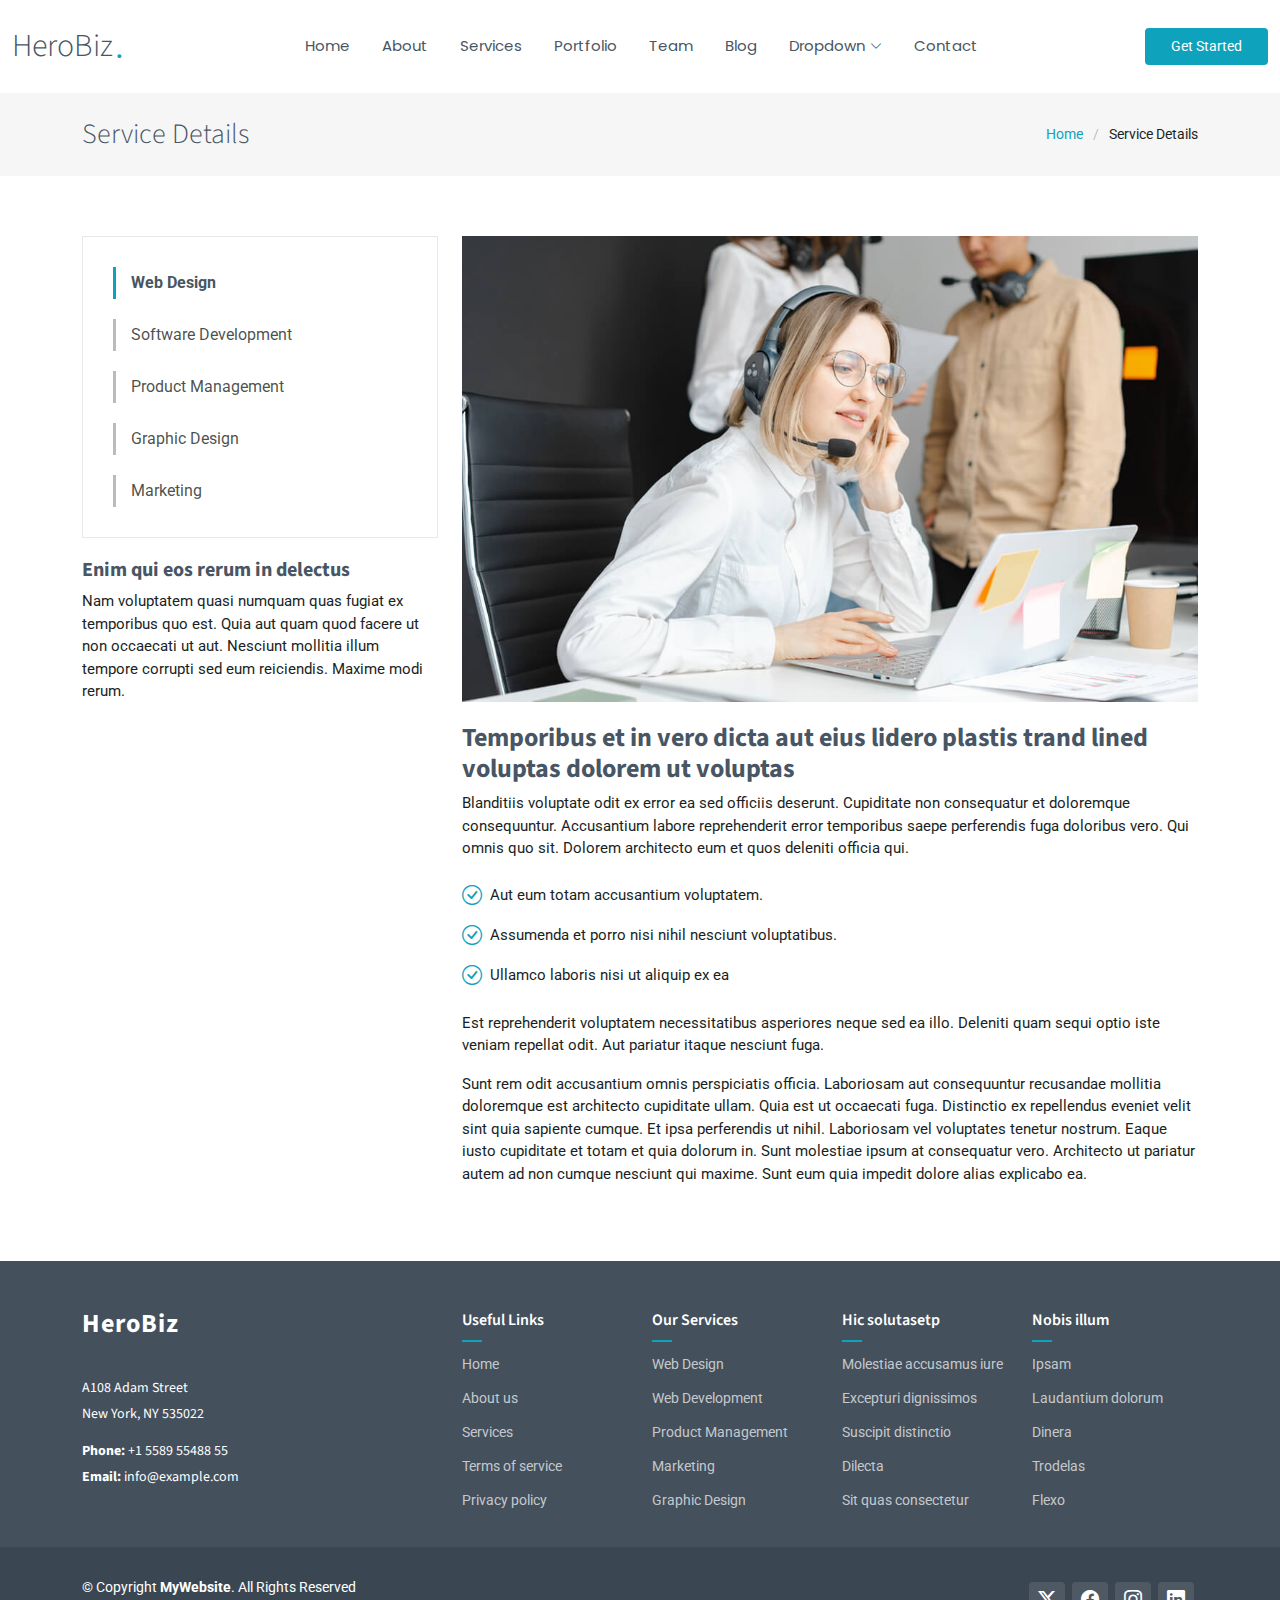
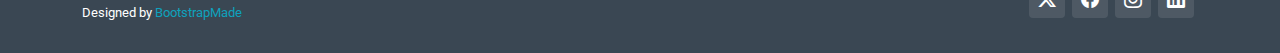
<file: service-details.html>
<!DOCTYPE html>
<html lang="en">

<head>
  <meta charset="utf-8">
  <meta content="width=device-width, initial-scale=1.0" name="viewport">
  <title>Service Details - HeroBiz Bootstrap Template</title>
  <meta name="description" content="">
  <meta name="keywords" content="">

  <!-- Favicons -->
  <link href="assets/img/favicon.png" rel="icon">
  <link href="assets/img/apple-touch-icon.png" rel="apple-touch-icon">

  <!-- Fonts -->
  <link href="https://fonts.googleapis.com" rel="preconnect">
  <link href="https://fonts.gstatic.com" rel="preconnect" crossorigin>
  <link href="https://fonts.googleapis.com/css2?family=Roboto:ital,wght@0,100;0,300;0,400;0,500;0,700;0,900;1,100;1,300;1,400;1,500;1,700;1,900&family=Poppins:ital,wght@0,100;0,200;0,300;0,400;0,500;0,600;0,700;0,800;0,900;1,100;1,200;1,300;1,400;1,500;1,600;1,700;1,800;1,900&family=Source+Sans+Pro:ital,wght@0,200;0,300;0,400;0,600;0,700;0,900;1,200;1,300;1,400;1,600;1,700;1,900&display=swap" rel="stylesheet">

  <!-- Vendor CSS Files -->
  <link href="assets/vendor/bootstrap/css/bootstrap.min.css" rel="stylesheet">
  <link href="assets/vendor/bootstrap-icons/bootstrap-icons.css" rel="stylesheet">
  <link href="assets/vendor/aos/aos.css" rel="stylesheet">
  <link href="assets/vendor/glightbox/css/glightbox.min.css" rel="stylesheet">
  <link href="assets/vendor/swiper/swiper-bundle.min.css" rel="stylesheet">

  <!-- Main CSS File -->
  <link href="assets/css/main.css" rel="stylesheet">

  <!-- =======================================================
  * Template Name: HeroBiz
  * Template URL: https://bootstrapmade.com/herobiz-bootstrap-business-template/
  * Updated: Aug 07 2024 with Bootstrap v5.3.3
  * Author: BootstrapMade.com
  * License: https://bootstrapmade.com/license/
  ======================================================== -->
</head>

<body class="service-details-page">

  <header id="header" class="header d-flex align-items-center sticky-top">
    <div class="container-fluid position-relative d-flex align-items-center justify-content-between">

      <a href="index.html" class="logo d-flex align-items-center me-auto me-xl-0">
        <!-- Uncomment the line below if you also wish to use an image logo -->
        <!-- <img src="assets/img/logo.png" alt=""> -->
        <h1 class="sitename">HeroBiz</h1>
        <span>.</span>
      </a>

      <nav id="navmenu" class="navmenu">
        <ul>
          <li><a href="#hero">Home<br></a></li>
          <li><a href="#about">About</a></li>
          <li><a href="#services">Services</a></li>
          <li><a href="#portfolio">Portfolio</a></li>
          <li><a href="#team">Team</a></li>
          <li><a href="blog.html">Blog</a></li>
          <li class="dropdown"><a href="#"><span>Dropdown</span> <i class="bi bi-chevron-down toggle-dropdown"></i></a>
            <ul>
              <li><a href="#">Dropdown 1</a></li>
              <li class="dropdown"><a href="#"><span>Deep Dropdown</span> <i class="bi bi-chevron-down toggle-dropdown"></i></a>
                <ul>
                  <li><a href="#">Deep Dropdown 1</a></li>
                  <li><a href="#">Deep Dropdown 2</a></li>
                  <li><a href="#">Deep Dropdown 3</a></li>
                  <li><a href="#">Deep Dropdown 4</a></li>
                  <li><a href="#">Deep Dropdown 5</a></li>
                </ul>
              </li>
              <li><a href="#">Dropdown 2</a></li>
              <li><a href="#">Dropdown 3</a></li>
              <li><a href="#">Dropdown 4</a></li>
            </ul>
          </li>
          <li><a href="#contact">Contact</a></li>
        </ul>
        <i class="mobile-nav-toggle d-xl-none bi bi-list"></i>
      </nav>

      <a class="btn-getstarted" href="index.html#about">Get Started</a>

    </div>
  </header>

  <main class="main">

    <!-- Page Title -->
    <div class="page-title">
      <div class="container d-lg-flex justify-content-between align-items-center">
        <h1 class="mb-2 mb-lg-0">Service Details</h1>
        <nav class="breadcrumbs">
          <ol>
            <li><a href="index.html">Home</a></li>
            <li class="current">Service Details</li>
          </ol>
        </nav>
      </div>
    </div><!-- End Page Title -->

    <!-- Service Details Section -->
    <section id="service-details" class="service-details section">

      <div class="container">

        <div class="row gy-4">

          <div class="col-lg-4" data-aos="fade-up" data-aos-delay="100">
            <div class="services-list">
              <a href="#" class="active">Web Design</a>
              <a href="#">Software Development</a>
              <a href="#">Product Management</a>
              <a href="#">Graphic Design</a>
              <a href="#">Marketing</a>
            </div>

            <h4>Enim qui eos rerum in delectus</h4>
            <p>Nam voluptatem quasi numquam quas fugiat ex temporibus quo est. Quia aut quam quod facere ut non occaecati ut aut. Nesciunt mollitia illum tempore corrupti sed eum reiciendis. Maxime modi rerum.</p>
          </div>

          <div class="col-lg-8" data-aos="fade-up" data-aos-delay="200">
            <img src="assets/img/services.jpg" alt="" class="img-fluid services-img">
            <h3>Temporibus et in vero dicta aut eius lidero plastis trand lined voluptas dolorem ut voluptas</h3>
            <p>
              Blanditiis voluptate odit ex error ea sed officiis deserunt. Cupiditate non consequatur et doloremque consequuntur. Accusantium labore reprehenderit error temporibus saepe perferendis fuga doloribus vero. Qui omnis quo sit. Dolorem architecto eum et quos deleniti officia qui.
            </p>
            <ul>
              <li><i class="bi bi-check-circle"></i> <span>Aut eum totam accusantium voluptatem.</span></li>
              <li><i class="bi bi-check-circle"></i> <span>Assumenda et porro nisi nihil nesciunt voluptatibus.</span></li>
              <li><i class="bi bi-check-circle"></i> <span>Ullamco laboris nisi ut aliquip ex ea</span></li>
            </ul>
            <p>
              Est reprehenderit voluptatem necessitatibus asperiores neque sed ea illo. Deleniti quam sequi optio iste veniam repellat odit. Aut pariatur itaque nesciunt fuga.
            </p>
            <p>
              Sunt rem odit accusantium omnis perspiciatis officia. Laboriosam aut consequuntur recusandae mollitia doloremque est architecto cupiditate ullam. Quia est ut occaecati fuga. Distinctio ex repellendus eveniet velit sint quia sapiente cumque. Et ipsa perferendis ut nihil. Laboriosam vel voluptates tenetur nostrum. Eaque iusto cupiditate et totam et quia dolorum in. Sunt molestiae ipsum at consequatur vero. Architecto ut pariatur autem ad non cumque nesciunt qui maxime. Sunt eum quia impedit dolore alias explicabo ea.
            </p>
          </div>

        </div>

      </div>

    </section><!-- /Service Details Section -->

  </main>

  <footer id="footer" class="footer dark-background">

    <div class="footer-top">
      <div class="container">
        <div class="row gy-4">
          <div class="col-lg-4 col-md-6 footer-about">
            <a href="index.html" class="logo d-flex align-items-center">
              <span class="sitename">HeroBiz</span>
            </a>
            <div class="footer-contact pt-3">
              <p>A108 Adam Street</p>
              <p>New York, NY 535022</p>
              <p class="mt-3"><strong>Phone:</strong> <span>+1 5589 55488 55</span></p>
              <p><strong>Email:</strong> <span>info@example.com</span></p>
            </div>
          </div>

          <div class="col-lg-2 col-md-3 footer-links">
            <h4>Useful Links</h4>
            <ul>
              <li><a href="#">Home</a></li>
              <li><a href="#">About us</a></li>
              <li><a href="#">Services</a></li>
              <li><a href="#">Terms of service</a></li>
              <li><a href="#">Privacy policy</a></li>
            </ul>
          </div>

          <div class="col-lg-2 col-md-3 footer-links">
            <h4>Our Services</h4>
            <ul>
              <li><a href="#">Web Design</a></li>
              <li><a href="#">Web Development</a></li>
              <li><a href="#">Product Management</a></li>
              <li><a href="#">Marketing</a></li>
              <li><a href="#">Graphic Design</a></li>
            </ul>
          </div>

          <div class="col-lg-2 col-md-3 footer-links">
            <h4>Hic solutasetp</h4>
            <ul>
              <li><a href="#">Molestiae accusamus iure</a></li>
              <li><a href="#">Excepturi dignissimos</a></li>
              <li><a href="#">Suscipit distinctio</a></li>
              <li><a href="#">Dilecta</a></li>
              <li><a href="#">Sit quas consectetur</a></li>
            </ul>
          </div>

          <div class="col-lg-2 col-md-3 footer-links">
            <h4>Nobis illum</h4>
            <ul>
              <li><a href="#">Ipsam</a></li>
              <li><a href="#">Laudantium dolorum</a></li>
              <li><a href="#">Dinera</a></li>
              <li><a href="#">Trodelas</a></li>
              <li><a href="#">Flexo</a></li>
            </ul>
          </div>

        </div>
      </div>
    </div>

    <div class="copyright text-center">
      <div class="container d-flex flex-column flex-lg-row justify-content-center justify-content-lg-between align-items-center">

        <div class="d-flex flex-column align-items-center align-items-lg-start">
          <div>
            © Copyright <strong><span>MyWebsite</span></strong>. All Rights Reserved
          </div>
          <div class="credits">
            <!-- All the links in the footer should remain intact. -->
            <!-- You can delete the links only if you purchased the pro version. -->
            <!-- Licensing information: https://bootstrapmade.com/license/ -->
            <!-- Purchase the pro version with working PHP/AJAX contact form: https://bootstrapmade.com/herobiz-bootstrap-business-template/ -->
            Designed by <a href="https://bootstrapmade.com/">BootstrapMade</a>
          </div>
        </div>

        <div class="social-links order-first order-lg-last mb-3 mb-lg-0">
          <a href=""><i class="bi bi-twitter-x"></i></a>
          <a href=""><i class="bi bi-facebook"></i></a>
          <a href=""><i class="bi bi-instagram"></i></a>
          <a href=""><i class="bi bi-linkedin"></i></a>
        </div>

      </div>
    </div>

  </footer>

  <!-- Scroll Top -->
  <a href="#" id="scroll-top" class="scroll-top d-flex align-items-center justify-content-center"><i class="bi bi-arrow-up-short"></i></a>

  <!-- Preloader -->
  <div id="preloader"></div>

  <!-- Vendor JS Files -->
  <script src="assets/vendor/bootstrap/js/bootstrap.bundle.min.js"></script>
  <script src="assets/vendor/php-email-form/validate.js"></script>
  <script src="assets/vendor/aos/aos.js"></script>
  <script src="assets/vendor/glightbox/js/glightbox.min.js"></script>
  <script src="assets/vendor/swiper/swiper-bundle.min.js"></script>
  <script src="assets/vendor/imagesloaded/imagesloaded.pkgd.min.js"></script>
  <script src="assets/vendor/isotope-layout/isotope.pkgd.min.js"></script>

  <!-- Main JS File -->
  <script src="assets/js/main.js"></script>

</body>

</html>
</file>
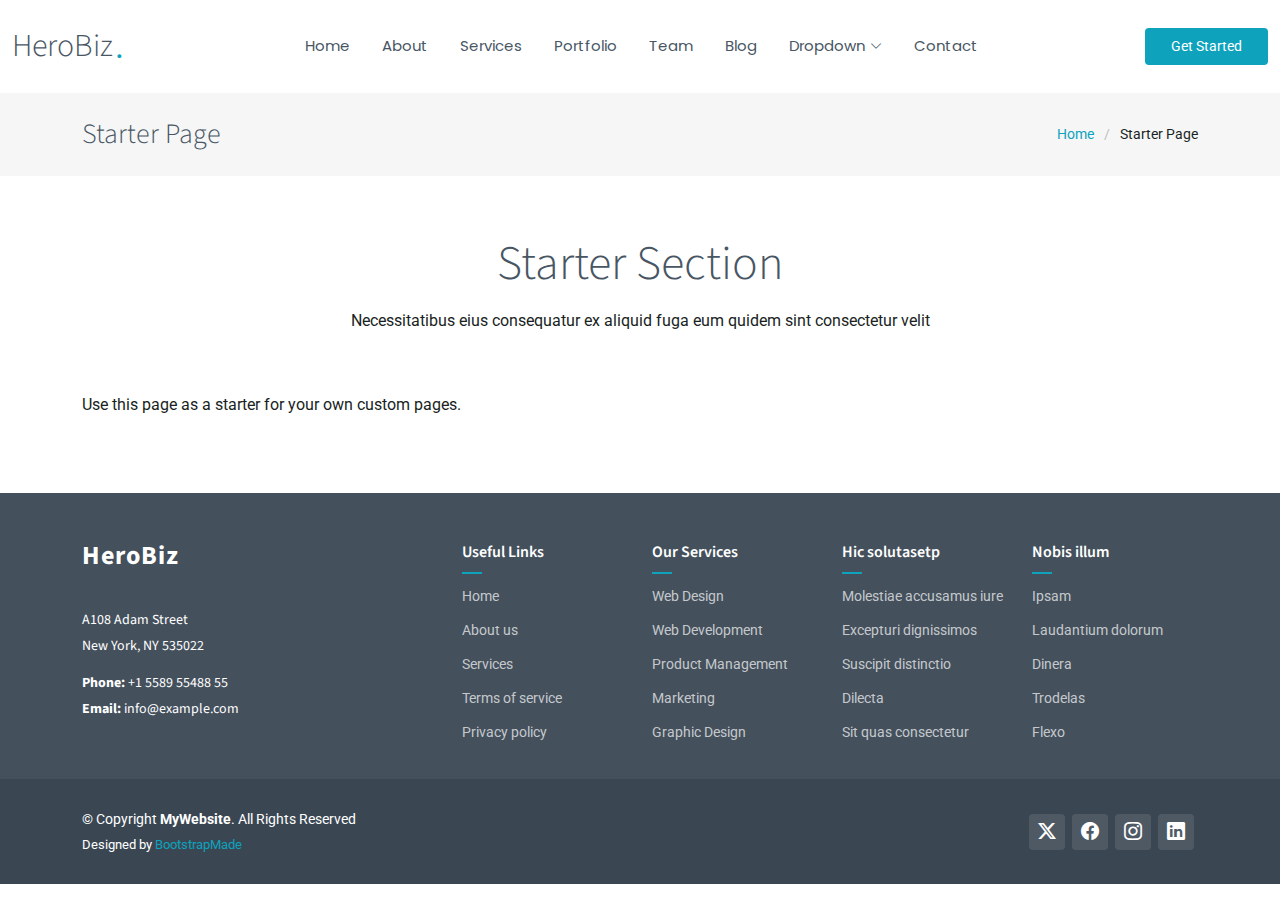
<file: starter-page.html>
<!DOCTYPE html>
<html lang="en">

<head>
  <meta charset="utf-8">
  <meta content="width=device-width, initial-scale=1.0" name="viewport">
  <title>Starter Page - HeroBiz Bootstrap Template</title>
  <meta name="description" content="">
  <meta name="keywords" content="">

  <!-- Favicons -->
  <link href="assets/img/favicon.png" rel="icon">
  <link href="assets/img/apple-touch-icon.png" rel="apple-touch-icon">

  <!-- Fonts -->
  <link href="https://fonts.googleapis.com" rel="preconnect">
  <link href="https://fonts.gstatic.com" rel="preconnect" crossorigin>
  <link href="https://fonts.googleapis.com/css2?family=Roboto:ital,wght@0,100;0,300;0,400;0,500;0,700;0,900;1,100;1,300;1,400;1,500;1,700;1,900&family=Poppins:ital,wght@0,100;0,200;0,300;0,400;0,500;0,600;0,700;0,800;0,900;1,100;1,200;1,300;1,400;1,500;1,600;1,700;1,800;1,900&family=Source+Sans+Pro:ital,wght@0,200;0,300;0,400;0,600;0,700;0,900;1,200;1,300;1,400;1,600;1,700;1,900&display=swap" rel="stylesheet">

  <!-- Vendor CSS Files -->
  <link href="assets/vendor/bootstrap/css/bootstrap.min.css" rel="stylesheet">
  <link href="assets/vendor/bootstrap-icons/bootstrap-icons.css" rel="stylesheet">
  <link href="assets/vendor/aos/aos.css" rel="stylesheet">
  <link href="assets/vendor/glightbox/css/glightbox.min.css" rel="stylesheet">
  <link href="assets/vendor/swiper/swiper-bundle.min.css" rel="stylesheet">

  <!-- Main CSS File -->
  <link href="assets/css/main.css" rel="stylesheet">

  <!-- =======================================================
  * Template Name: HeroBiz
  * Template URL: https://bootstrapmade.com/herobiz-bootstrap-business-template/
  * Updated: Aug 07 2024 with Bootstrap v5.3.3
  * Author: BootstrapMade.com
  * License: https://bootstrapmade.com/license/
  ======================================================== -->
</head>

<body class="starter-page-page">

  <header id="header" class="header d-flex align-items-center sticky-top">
    <div class="container-fluid position-relative d-flex align-items-center justify-content-between">

      <a href="index.html" class="logo d-flex align-items-center me-auto me-xl-0">
        <!-- Uncomment the line below if you also wish to use an image logo -->
        <!-- <img src="assets/img/logo.png" alt=""> -->
        <h1 class="sitename">HeroBiz</h1>
        <span>.</span>
      </a>

      <nav id="navmenu" class="navmenu">
        <ul>
          <li><a href="#hero">Home<br></a></li>
          <li><a href="#about">About</a></li>
          <li><a href="#services">Services</a></li>
          <li><a href="#portfolio">Portfolio</a></li>
          <li><a href="#team">Team</a></li>
          <li><a href="blog.html">Blog</a></li>
          <li class="dropdown"><a href="#"><span>Dropdown</span> <i class="bi bi-chevron-down toggle-dropdown"></i></a>
            <ul>
              <li><a href="#">Dropdown 1</a></li>
              <li class="dropdown"><a href="#"><span>Deep Dropdown</span> <i class="bi bi-chevron-down toggle-dropdown"></i></a>
                <ul>
                  <li><a href="#">Deep Dropdown 1</a></li>
                  <li><a href="#">Deep Dropdown 2</a></li>
                  <li><a href="#">Deep Dropdown 3</a></li>
                  <li><a href="#">Deep Dropdown 4</a></li>
                  <li><a href="#">Deep Dropdown 5</a></li>
                </ul>
              </li>
              <li><a href="#">Dropdown 2</a></li>
              <li><a href="#">Dropdown 3</a></li>
              <li><a href="#">Dropdown 4</a></li>
            </ul>
          </li>
          <li><a href="#contact">Contact</a></li>
        </ul>
        <i class="mobile-nav-toggle d-xl-none bi bi-list"></i>
      </nav>

      <a class="btn-getstarted" href="index.html#about">Get Started</a>

    </div>
  </header>

  <main class="main">

    <!-- Page Title -->
    <div class="page-title">
      <div class="container d-lg-flex justify-content-between align-items-center">
        <h1 class="mb-2 mb-lg-0">Starter Page</h1>
        <nav class="breadcrumbs">
          <ol>
            <li><a href="index.html">Home</a></li>
            <li class="current">Starter Page</li>
          </ol>
        </nav>
      </div>
    </div><!-- End Page Title -->

    <!-- Starter Section Section -->
    <section id="starter-section" class="starter-section section">

      <!-- Section Title -->
      <div class="container section-title" data-aos="fade-up">
        <h2>Starter Section</h2>
        <p>Necessitatibus eius consequatur ex aliquid fuga eum quidem sint consectetur velit</p>
      </div><!-- End Section Title -->

      <div class="container" data-aos="fade-up">
        <p>Use this page as a starter for your own custom pages.</p>
      </div>

    </section><!-- /Starter Section Section -->

  </main>

  <footer id="footer" class="footer dark-background">

    <div class="footer-top">
      <div class="container">
        <div class="row gy-4">
          <div class="col-lg-4 col-md-6 footer-about">
            <a href="index.html" class="logo d-flex align-items-center">
              <span class="sitename">HeroBiz</span>
            </a>
            <div class="footer-contact pt-3">
              <p>A108 Adam Street</p>
              <p>New York, NY 535022</p>
              <p class="mt-3"><strong>Phone:</strong> <span>+1 5589 55488 55</span></p>
              <p><strong>Email:</strong> <span>info@example.com</span></p>
            </div>
          </div>

          <div class="col-lg-2 col-md-3 footer-links">
            <h4>Useful Links</h4>
            <ul>
              <li><a href="#">Home</a></li>
              <li><a href="#">About us</a></li>
              <li><a href="#">Services</a></li>
              <li><a href="#">Terms of service</a></li>
              <li><a href="#">Privacy policy</a></li>
            </ul>
          </div>

          <div class="col-lg-2 col-md-3 footer-links">
            <h4>Our Services</h4>
            <ul>
              <li><a href="#">Web Design</a></li>
              <li><a href="#">Web Development</a></li>
              <li><a href="#">Product Management</a></li>
              <li><a href="#">Marketing</a></li>
              <li><a href="#">Graphic Design</a></li>
            </ul>
          </div>

          <div class="col-lg-2 col-md-3 footer-links">
            <h4>Hic solutasetp</h4>
            <ul>
              <li><a href="#">Molestiae accusamus iure</a></li>
              <li><a href="#">Excepturi dignissimos</a></li>
              <li><a href="#">Suscipit distinctio</a></li>
              <li><a href="#">Dilecta</a></li>
              <li><a href="#">Sit quas consectetur</a></li>
            </ul>
          </div>

          <div class="col-lg-2 col-md-3 footer-links">
            <h4>Nobis illum</h4>
            <ul>
              <li><a href="#">Ipsam</a></li>
              <li><a href="#">Laudantium dolorum</a></li>
              <li><a href="#">Dinera</a></li>
              <li><a href="#">Trodelas</a></li>
              <li><a href="#">Flexo</a></li>
            </ul>
          </div>

        </div>
      </div>
    </div>

    <div class="copyright text-center">
      <div class="container d-flex flex-column flex-lg-row justify-content-center justify-content-lg-between align-items-center">

        <div class="d-flex flex-column align-items-center align-items-lg-start">
          <div>
            © Copyright <strong><span>MyWebsite</span></strong>. All Rights Reserved
          </div>
          <div class="credits">
            <!-- All the links in the footer should remain intact. -->
            <!-- You can delete the links only if you purchased the pro version. -->
            <!-- Licensing information: https://bootstrapmade.com/license/ -->
            <!-- Purchase the pro version with working PHP/AJAX contact form: https://bootstrapmade.com/herobiz-bootstrap-business-template/ -->
            Designed by <a href="https://bootstrapmade.com/">BootstrapMade</a>
          </div>
        </div>

        <div class="social-links order-first order-lg-last mb-3 mb-lg-0">
          <a href=""><i class="bi bi-twitter-x"></i></a>
          <a href=""><i class="bi bi-facebook"></i></a>
          <a href=""><i class="bi bi-instagram"></i></a>
          <a href=""><i class="bi bi-linkedin"></i></a>
        </div>

      </div>
    </div>

  </footer>

  <!-- Scroll Top -->
  <a href="#" id="scroll-top" class="scroll-top d-flex align-items-center justify-content-center"><i class="bi bi-arrow-up-short"></i></a>

  <!-- Preloader -->
  <div id="preloader"></div>

  <!-- Vendor JS Files -->
  <script src="assets/vendor/bootstrap/js/bootstrap.bundle.min.js"></script>
  <script src="assets/vendor/php-email-form/validate.js"></script>
  <script src="assets/vendor/aos/aos.js"></script>
  <script src="assets/vendor/glightbox/js/glightbox.min.js"></script>
  <script src="assets/vendor/swiper/swiper-bundle.min.js"></script>
  <script src="assets/vendor/imagesloaded/imagesloaded.pkgd.min.js"></script>
  <script src="assets/vendor/isotope-layout/isotope.pkgd.min.js"></script>

  <!-- Main JS File -->
  <script src="assets/js/main.js"></script>

</body>

</html>
</file>
<file: assets/css/main.css>
/**
* Template Name: HeroBiz
* Template URL: https://bootstrapmade.com/herobiz-bootstrap-business-template/
* Updated: Aug 07 2024 with Bootstrap v5.3.3
* Author: BootstrapMade.com
* License: https://bootstrapmade.com/license/
*/

/*--------------------------------------------------------------
# Font & Color Variables
# Help: https://bootstrapmade.com/color-system/
--------------------------------------------------------------*/
/* Fonts */
:root {
  --default-font: "Roboto",  system-ui, -apple-system, "Segoe UI", Roboto, "Helvetica Neue", Arial, "Noto Sans", "Liberation Sans", sans-serif, "Apple Color Emoji", "Segoe UI Emoji", "Segoe UI Symbol", "Noto Color Emoji";
  --heading-font: "Source Sans Pro",  sans-serif;
  --nav-font: "Poppins",  sans-serif;
}

/* Global Colors - The following color variables are used throughout the website. Updating them here will change the color scheme of the entire website */
:root { 
  --background-color: #ffffff; /* Background color for the entire website, including individual sections */
  --default-color: #1a1f24; /* Default color used for the majority of the text content across the entire website */
  --heading-color: #485664; /* Color for headings, subheadings and title throughout the website */
  --accent-color: #0ea2bd; /* Accent color that represents your brand on the website. It's used for buttons, links, and other elements that need to stand out */
  --surface-color: #ffffff; /* The surface color is used as a background of boxed elements within sections, such as cards, icon boxes, or other elements that require a visual separation from the global background. */
  --contrast-color: #ffffff; /* Contrast color for text, ensuring readability against backgrounds of accent, heading, or default colors. */
}

/* Nav Menu Colors - The following color variables are used specifically for the navigation menu. They are separate from the global colors to allow for more customization options */
:root {
  --nav-color: #485664;  /* The default color of the main navmenu links */
  --nav-hover-color: #0ea2bd; /* Applied to main navmenu links when they are hovered over or active */
  --nav-mobile-background-color: #ffffff; /* Used as the background color for mobile navigation menu */
  --nav-dropdown-background-color: #ffffff; /* Used as the background color for dropdown items that appear when hovering over primary navigation items */
  --nav-dropdown-color: #485664; /* Used for navigation links of the dropdown items in the navigation menu. */
  --nav-dropdown-hover-color: #0ea2bd; /* Similar to --nav-hover-color, this color is applied to dropdown navigation links when they are hovered over. */
}

/* Color Presets - These classes override global colors when applied to any section or element, providing reuse of the sam color scheme. */

.light-background {
  --background-color: #eef0f2;
  --surface-color: #ffffff;
}

.dark-background {
  --background-color: #3a4753;
  --default-color: #ffffff;
  --heading-color: #ffffff;
  --surface-color: #4f6171;
  --contrast-color: #ffffff;
}

/* Smooth scroll */
:root {
  scroll-behavior: smooth;
}

/*--------------------------------------------------------------
# General Styling & Shared Classes
--------------------------------------------------------------*/
body {
  color: var(--default-color);
  background-color: var(--background-color);
  font-family: var(--default-font);
}

a {
  color: var(--accent-color);
  text-decoration: none;
  transition: 0.3s;
}

a:hover {
  color: color-mix(in srgb, var(--accent-color), transparent 25%);
  text-decoration: none;
}

h1,
h2,
h3,
h4,
h5,
h6 {
  color: var(--heading-color);
  font-family: var(--heading-font);
}

/* Pulsating Play Button
------------------------------*/
.pulsating-play-btn {
  width: 94px;
  height: 94px;
  background: radial-gradient(var(--accent-color) 50%, color-mix(in srgb, var(--accent-color), transparent 75%) 52%);
  border-radius: 50%;
  display: block;
  position: relative;
  overflow: hidden;
}

.pulsating-play-btn:before {
  content: "";
  position: absolute;
  width: 120px;
  height: 120px;
  animation-delay: 0s;
  animation: pulsate-play-btn 2s;
  animation-direction: forwards;
  animation-iteration-count: infinite;
  animation-timing-function: steps;
  opacity: 1;
  border-radius: 50%;
  border: 5px solid color-mix(in srgb, var(--accent-color), transparent 30%);
  top: -15%;
  left: -15%;
  background: rgba(198, 16, 0, 0);
}

.pulsating-play-btn:after {
  content: "";
  position: absolute;
  left: 50%;
  top: 50%;
  transform: translateX(-40%) translateY(-50%);
  width: 0;
  height: 0;
  border-top: 10px solid transparent;
  border-bottom: 10px solid transparent;
  border-left: 15px solid #fff;
  z-index: 100;
  transition: all 400ms cubic-bezier(0.55, 0.055, 0.675, 0.19);
}

.pulsating-play-btn:hover:before {
  content: "";
  position: absolute;
  left: 50%;
  top: 50%;
  transform: translateX(-40%) translateY(-50%);
  width: 0;
  height: 0;
  border: none;
  border-top: 10px solid transparent;
  border-bottom: 10px solid transparent;
  border-left: 15px solid #fff;
  z-index: 200;
  animation: none;
  border-radius: 0;
}

.pulsating-play-btn:hover:after {
  border-left: 15px solid var(--accent-color);
  transform: scale(20);
}

@keyframes pulsate-play-btn {
  0% {
    transform: scale(0.6, 0.6);
    opacity: 1;
  }

  100% {
    transform: scale(1, 1);
    opacity: 0;
  }
}

/* PHP Email Form Messages
------------------------------*/
.php-email-form .error-message {
  display: none;
  background: #df1529;
  color: #ffffff;
  text-align: left;
  padding: 15px;
  margin-bottom: 24px;
  font-weight: 600;
}

.php-email-form .sent-message {
  display: none;
  color: #ffffff;
  background: #059652;
  text-align: center;
  padding: 15px;
  margin-bottom: 24px;
  font-weight: 600;
}

.php-email-form .loading {
  display: none;
  background: var(--surface-color);
  text-align: center;
  padding: 15px;
  margin-bottom: 24px;
}

.php-email-form .loading:before {
  content: "";
  display: inline-block;
  border-radius: 50%;
  width: 24px;
  height: 24px;
  margin: 0 10px -6px 0;
  border: 3px solid var(--accent-color);
  border-top-color: var(--surface-color);
  animation: php-email-form-loading 1s linear infinite;
}

@keyframes php-email-form-loading {
  0% {
    transform: rotate(0deg);
  }

  100% {
    transform: rotate(360deg);
  }
}

/*--------------------------------------------------------------
# Global Header
--------------------------------------------------------------*/
.header {
  color: var(--default-color);
  background-color: var(--background-color);
  padding: 20px 0;
  transition: all 0.5s;
  z-index: 997;
}

.header .logo {
  line-height: 1;
}

.header .logo img {
  max-height: 36px;
  margin-right: 8px;
}

.header .logo h1 {
  font-size: 32px;
  font-weight: 300;
  margin: 0;
  color: var(--heading-color);
}

.header .logo span {
  color: var(--accent-color);
  font-weight: 400;
  font-size: 34px;
  margin-left: 2px;
}

.header .btn-getstarted,
.header .btn-getstarted:focus {
  color: var(--contrast-color);
  background: var(--accent-color);
  font-size: 14px;
  padding: 8px 26px;
  margin: 0;
  border-radius: 4px;
  transition: 0.3s;
}

.header .btn-getstarted:hover,
.header .btn-getstarted:focus:hover {
  color: var(--contrast-color);
  background: color-mix(in srgb, var(--accent-color), transparent 15%);
}

@media (max-width: 1200px) {
  .header .logo {
    order: 1;
  }

  .header .btn-getstarted {
    order: 2;
    margin: 0 15px 0 0;
    padding: 6px 20px;
  }

  .header .navmenu {
    order: 3;
  }
}

.scrolled .header {
  box-shadow: 0px 0 18px rgba(0, 0, 0, 0.1);
}

/*--------------------------------------------------------------
# Navigation Menu
--------------------------------------------------------------*/
/* Desktop Navigation */
@media (min-width: 1200px) {
  .navmenu {
    padding: 0;
  }

  .navmenu ul {
    margin: 0;
    padding: 0;
    display: flex;
    list-style: none;
    align-items: center;
  }

  .navmenu li {
    position: relative;
  }

  .navmenu>ul>li {
    white-space: nowrap;
    padding: 15px 14px;
  }

  .navmenu>ul>li:last-child {
    padding-right: 0;
  }

  .navmenu a,
  .navmenu a:focus {
    color: var(--nav-color);
    font-size: 15px;
    padding: 0 2px;
    font-family: var(--nav-font);
    font-weight: 400;
    display: flex;
    align-items: center;
    justify-content: space-between;
    white-space: nowrap;
    transition: 0.3s;
    position: relative;
  }

  .navmenu a i,
  .navmenu a:focus i {
    font-size: 12px;
    line-height: 0;
    margin-left: 5px;
    transition: 0.3s;
  }

  .navmenu>ul>li>a:before {
    content: "";
    position: absolute;
    width: 100%;
    height: 2px;
    bottom: -6px;
    left: 0;
    background-color: var(--nav-hover-color);
    visibility: hidden;
    width: 0px;
    transition: all 0.3s ease-in-out 0s;
  }

  .navmenu a:hover:before,
  .navmenu li:hover>a:before,
  .navmenu .active:before {
    visibility: visible;
    width: 100%;
  }

  .navmenu li:hover>a,
  .navmenu .active,
  .navmenu .active:focus {
    color: var(--nav-hover-color);
  }

  .navmenu .dropdown ul {
    margin: 0;
    padding: 10px 0;
    background: var(--nav-dropdown-background-color);
    display: block;
    position: absolute;
    visibility: hidden;
    left: 14px;
    top: 130%;
    opacity: 0;
    transition: 0.3s;
    border-radius: 4px;
    z-index: 99;
    box-shadow: 0px 0px 30px rgba(0, 0, 0, 0.1);
  }

  .navmenu .dropdown ul li {
    min-width: 200px;
  }

  .navmenu .dropdown ul a {
    padding: 10px 20px;
    font-size: 15px;
    text-transform: none;
    color: var(--nav-dropdown-color);
  }

  .navmenu .dropdown ul a i {
    font-size: 12px;
  }

  .navmenu .dropdown ul a:hover,
  .navmenu .dropdown ul .active:hover,
  .navmenu .dropdown ul li:hover>a {
    color: var(--nav-dropdown-hover-color);
  }

  .navmenu .dropdown:hover>ul {
    opacity: 1;
    top: 100%;
    visibility: visible;
  }

  .navmenu .dropdown .dropdown ul {
    top: 0;
    left: -90%;
    visibility: hidden;
  }

  .navmenu .dropdown .dropdown:hover>ul {
    opacity: 1;
    top: 0;
    left: -100%;
    visibility: visible;
  }
}

/* Mobile Navigation */
@media (max-width: 1199px) {
  .mobile-nav-toggle {
    color: var(--nav-color);
    font-size: 28px;
    line-height: 0;
    margin-right: 10px;
    cursor: pointer;
    transition: color 0.3s;
  }

  .navmenu {
    padding: 0;
    z-index: 9997;
  }

  .navmenu ul {
    display: none;
    list-style: none;
    position: absolute;
    inset: 60px 20px 20px 20px;
    padding: 10px 0;
    margin: 0;
    border-radius: 6px;
    background-color: var(--nav-mobile-background-color);
    border: 1px solid color-mix(in srgb, var(--default-color), transparent 90%);
    box-shadow: none;
    overflow-y: auto;
    transition: 0.3s;
    z-index: 9998;
  }

  .navmenu a,
  .navmenu a:focus {
    color: var(--nav-dropdown-color);
    padding: 10px 20px;
    font-family: var(--nav-font);
    font-size: 17px;
    font-weight: 500;
    display: flex;
    align-items: center;
    justify-content: space-between;
    white-space: nowrap;
    transition: 0.3s;
  }

  .navmenu a i,
  .navmenu a:focus i {
    font-size: 12px;
    line-height: 0;
    margin-left: 5px;
    width: 30px;
    height: 30px;
    display: flex;
    align-items: center;
    justify-content: center;
    border-radius: 50%;
    transition: 0.3s;
    background-color: color-mix(in srgb, var(--accent-color), transparent 90%);
  }

  .navmenu a i:hover,
  .navmenu a:focus i:hover {
    background-color: var(--accent-color);
    color: var(--contrast-color);
  }

  .navmenu a:hover,
  .navmenu .active,
  .navmenu .active:focus {
    color: var(--nav-dropdown-hover-color);
  }

  .navmenu .active i,
  .navmenu .active:focus i {
    background-color: var(--accent-color);
    color: var(--contrast-color);
    transform: rotate(180deg);
  }

  .navmenu .dropdown ul {
    position: static;
    display: none;
    z-index: 99;
    padding: 10px 0;
    margin: 10px 20px;
    background-color: var(--nav-dropdown-background-color);
    transition: all 0.5s ease-in-out;
  }

  .navmenu .dropdown ul ul {
    background-color: rgba(33, 37, 41, 0.1);
  }

  .navmenu .dropdown>.dropdown-active {
    display: block;
    background-color: rgba(33, 37, 41, 0.03);
  }

  .mobile-nav-active {
    overflow: hidden;
  }

  .mobile-nav-active .mobile-nav-toggle {
    color: #fff;
    position: absolute;
    font-size: 32px;
    top: 15px;
    right: 15px;
    margin-right: 0;
    z-index: 9999;
  }

  .mobile-nav-active .navmenu {
    position: fixed;
    overflow: hidden;
    inset: 0;
    background: rgba(33, 37, 41, 0.8);
    transition: 0.3s;
  }

  .mobile-nav-active .navmenu>ul {
    display: block;
  }
}

/*--------------------------------------------------------------
# Global Footer
--------------------------------------------------------------*/
.footer {
  color: var(--default-color);
  background-color: var(--background-color);
  font-size: 14px;
  position: relative;
}

.footer .footer-top {
  background-color: color-mix(in srgb, var(--background-color), white 5%);
  padding-top: 50px;
}

.footer .footer-about .logo {
  line-height: 1;
  margin-bottom: 25px;
}

.footer .footer-about .logo img {
  max-height: 40px;
  margin-right: 6px;
}

.footer .footer-about .logo span {
  color: var(--heading-color);
  font-family: var(--heading-font);
  font-size: 26px;
  font-weight: 700;
  letter-spacing: 1px;
}

.footer .footer-about p {
  font-size: 14px;
  font-family: var(--heading-font);
}

.footer h4 {
  font-size: 16px;
  font-weight: 600;
  position: relative;
  padding-bottom: 12px;
  margin-bottom: 15px;
}

.footer h4::after {
  content: "";
  position: absolute;
  display: block;
  width: 20px;
  height: 2px;
  background: var(--accent-color);
  bottom: 0;
  left: 0;
}

.footer .footer-links {
  margin-bottom: 30px;
}

.footer .footer-links ul {
  list-style: none;
  padding: 0;
  margin: 0;
}

.footer .footer-links ul i {
  padding-right: 2px;
  font-size: 12px;
  line-height: 0;
}

.footer .footer-links ul li {
  padding: 10px 0;
  display: flex;
  align-items: center;
}

.footer .footer-links ul li:first-child {
  padding-top: 0;
}

.footer .footer-links ul a {
  color: color-mix(in srgb, var(--default-color), transparent 30%);
  display: inline-block;
  line-height: 1;
}

.footer .footer-links ul a:hover {
  color: var(--accent-color);
}

.footer .footer-contact p {
  margin-bottom: 5px;
}

.footer .copyright {
  padding: 30px 0;
}

.footer .copyright p {
  margin-bottom: 0;
}

.footer .credits {
  margin-top: 5px;
  font-size: 13px;
}

.footer .social-links a {
  font-size: 18px;
  display: inline-block;
  background: color-mix(in srgb, var(--default-color), transparent 90%);
  color: var(--contrast-color);
  line-height: 1;
  padding: 8px 0;
  margin-right: 4px;
  border-radius: 4px;
  text-align: center;
  width: 36px;
  height: 36px;
  transition: 0.3s;
}

.footer .social-links a:hover {
  background: var(--accent-color);
  text-decoration: none;
}

/*--------------------------------------------------------------
# Preloader
--------------------------------------------------------------*/
#preloader {
  position: fixed;
  inset: 0;
  z-index: 9999;
  overflow: hidden;
  background-color: var(--background-color);
  transition: all 0.6s ease-out;
  width: 100%;
  height: 100vh;
}

#preloader:before,
#preloader:after {
  content: "";
  position: absolute;
  border: 4px solid var(--accent-color);
  border-radius: 50%;
  animation: animate-preloader 2s cubic-bezier(0, 0.2, 0.8, 1) infinite;
}

#preloader:after {
  animation-delay: -0.5s;
}

@keyframes animate-preloader {
  0% {
    width: 10px;
    height: 10px;
    top: calc(50% - 5px);
    left: calc(50% - 5px);
    opacity: 1;
  }

  100% {
    width: 72px;
    height: 72px;
    top: calc(50% - 36px);
    left: calc(50% - 36px);
    opacity: 0;
  }
}

/*--------------------------------------------------------------
# Scroll Top Button
--------------------------------------------------------------*/
.scroll-top {
  position: fixed;
  visibility: hidden;
  opacity: 0;
  right: 15px;
  bottom: 15px;
  z-index: 99999;
  background-color: var(--accent-color);
  width: 40px;
  height: 40px;
  border-radius: 4px;
  transition: all 0.4s;
}

.scroll-top i {
  font-size: 24px;
  color: var(--contrast-color);
  line-height: 0;
}

.scroll-top:hover {
  background-color: color-mix(in srgb, var(--accent-color), transparent 20%);
  color: var(--contrast-color);
}

.scroll-top.active {
  visibility: visible;
  opacity: 1;
}

/*--------------------------------------------------------------
# Disable aos animation delay on mobile devices
--------------------------------------------------------------*/
@media screen and (max-width: 768px) {
  [data-aos-delay] {
    transition-delay: 0 !important;
  }
}

/*--------------------------------------------------------------
# Global Page Titles & Breadcrumbs
--------------------------------------------------------------*/
.page-title {
  --background-color: color-mix(in srgb, var(--default-color), transparent 96%);
  color: var(--default-color);
  background-color: var(--background-color);
  padding: 25px 0;
  position: relative;
}

.page-title h1 {
  font-size: 28px;
  font-weight: 300;
}

.page-title .breadcrumbs ol {
  display: flex;
  flex-wrap: wrap;
  list-style: none;
  padding: 0;
  margin: 0;
  font-size: 14px;
}

.page-title .breadcrumbs ol li+li {
  padding-left: 10px;
}

.page-title .breadcrumbs ol li+li::before {
  content: "/";
  display: inline-block;
  padding-right: 10px;
  color: color-mix(in srgb, var(--default-color), transparent 70%);
}

/*--------------------------------------------------------------
# Global Sections
--------------------------------------------------------------*/
section,
.section {
  color: var(--default-color);
  background-color: var(--background-color);
  padding: 60px 0;
  scroll-margin-top: 100px;
  overflow: clip;
}

@media (max-width: 1199px) {

  section,
  .section {
    scroll-margin-top: 66px;
  }
}

/*--------------------------------------------------------------
# Global Section Titles
--------------------------------------------------------------*/
.section-title {
  text-align: center;
  padding-bottom: 60px;
  position: relative;
}

.section-title h2 {
  font-size: 48px;
  font-weight: 300;
  margin-bottom: 15px;
}

.section-title p {
  margin-bottom: 0;
}

/*--------------------------------------------------------------
# Hero Section
--------------------------------------------------------------*/
.hero {
  width: 100%;
  min-height: 50vh;
  position: relative;
  padding: 120px 0 60px 0;
  display: flex;
  align-items: center;
  background: url("../img/hero-bg.png") center center;
  background-size: cover;
}

.hero h1 {
  margin: 0 0 10px 0;
  font-size: 48px;
  font-weight: 300;
}

.hero h1 span {
  color: var(--accent-color);
}

.hero p {
  color: color-mix(in srgb, var(--default-color), transparent 30%);
  margin: 5px 0 30px 0;
  font-size: 20px;
  font-weight: 400;
}

.hero .btn-get-started {
  color: var(--contrast-color);
  background: var(--accent-color);
  font-family: var(--heading-font);
  font-weight: 400;
  font-size: 15px;
  letter-spacing: 1px;
  display: inline-block;
  padding: 10px 28px;
  border-radius: 4px;
  transition: 0.5s;
}

.hero .btn-get-started:hover {
  color: var(--contrast-color);
  background: color-mix(in srgb, var(--accent-color), transparent 15%);
}

.hero .btn-watch-video {
  font-size: 16px;
  transition: 0.5s;
  margin-left: 25px;
  color: var(--default-color);
  font-weight: 500;
}

.hero .btn-watch-video i {
  color: var(--accent-color);
  font-size: 32px;
  transition: 0.3s;
  line-height: 0;
  margin-right: 8px;
}

.hero .btn-watch-video:hover {
  color: var(--accent-color);
}

.hero .btn-watch-video:hover i {
  color: color-mix(in srgb, var(--accent-color), transparent 15%);
}

.hero .animated {
  margin-bottom: 60px;
  animation: up-down 2s ease-in-out infinite alternate-reverse both;
}

@media (min-width: 992px) {
  .hero .animated {
    max-width: 45%;
  }
}

@media (max-width: 991px) {
  .hero .animated {
    max-width: 60%;
  }
}

@media (max-width: 575px) {
  .hero .animated {
    max-width: 80%;
  }
}

@media (max-width: 640px) {
  .hero h1 {
    font-size: 28px;
    line-height: 36px;
  }

  .hero p {
    font-size: 18px;
    line-height: 24px;
    margin-bottom: 30px;
  }

  .hero .btn-get-started,
  .hero .btn-watch-video {
    font-size: 13px;
  }
}

@keyframes up-down {
  0% {
    transform: translateY(10px);
  }

  100% {
    transform: translateY(-10px);
  }
}

/*--------------------------------------------------------------
# Featured Services Section
--------------------------------------------------------------*/
.featured-services .service-item {
  padding: 50px 30px;
  transition: all ease-in-out 0.4s;
  height: 100%;
}

.featured-services .service-item .icon {
  margin-bottom: 10px;
}

.featured-services .service-item .icon i {
  color: var(--accent-color);
  font-size: 36px;
  transition: 0.3s;
}

.featured-services .service-item h4 {
  font-weight: 700;
  margin-bottom: 15px;
  font-size: 20px;
}

.featured-services .service-item h4 a {
  color: var(--heading-color);
  transition: ease-in-out 0.3s;
}

.featured-services .service-item p {
  line-height: 24px;
  font-size: 14px;
  margin-bottom: 0;
}

.featured-services .service-item:hover {
  transform: translateY(-10px);
  background-color: var(--surface-color);
  box-shadow: 0px 5px 90px 0px rgba(0, 0, 0, 0.1);
}

.featured-services .service-item:hover h4 a {
  color: var(--accent-color);
}

/*--------------------------------------------------------------
# About Section
--------------------------------------------------------------*/
.about .about-img {
  position: relative;
  margin: 60px 0 0 60px;
}

.about .about-img:before {
  position: absolute;
  inset: -60px 0 0 -60px;
  content: "";
  background: url("../img/about-bg.png") top left;
  background-repeat: no-repeat;
  z-index: 1;
}

.about .about-img img {
  position: relative;
  z-index: 2;
}

@media (max-width: 575px) {
  .about .about-img {
    margin: 30px 0 0 30px;
  }

  .about .about-img:before {
    inset: -30px 0 0 -30px;
  }
}

.about h3 {
  font-weight: 300;
  font-size: 32px;
  margin-bottom: 20px;
}

@media (max-width: 768px) {
  .about h3 {
    font-size: 28px;
  }
}

.about .nav-pills {
  border-bottom: 1px solid color-mix(in srgb, var(--default-color), transparent 85%);
}

.about .nav-pills li+li {
  margin-left: 40px;
}

.about .nav-link {
  background: none;
  font-size: 18px;
  font-weight: 400;
  color: var(--default-color);
  padding: 12px 0;
  margin-bottom: -2px;
  border-radius: 0;
}

.about .nav-link.active {
  color: var(--accent-color);
  background: none;
  border-bottom: 3px solid var(--accent-color);
}

@media (max-width: 575px) {
  .about .nav-link {
    font-size: 16px;
  }
}

.about .tab-content h4 {
  font-size: 18px;
  margin: 0;
  font-weight: 700;
  color: var(--default-color);
}

.about .tab-content i {
  font-size: 22px;
  line-height: 0;
  margin-right: 8px;
  color: var(--accent-color);
}

/*--------------------------------------------------------------
# Clients Section
--------------------------------------------------------------*/
.clients {
  padding: 20px 0;
}

.clients .client-logo {
  display: flex;
  justify-content: center;
  align-items: center;
  overflow: hidden;
}

.clients .client-logo img {
  padding: 20px 40px;
  max-width: 90%;
  transition: 0.3s;
  opacity: 0.5;
  filter: grayscale(100);
}

.clients .client-logo img:hover {
  filter: none;
  opacity: 1;
}

@media (max-width: 640px) {
  .clients .client-logo img {
    padding: 20px;
  }
}

/*--------------------------------------------------------------
# Call To Action Section
--------------------------------------------------------------*/
.call-to-action {
  padding: 0;
}

.call-to-action .container {
  padding: 80px;
  background: color-mix(in srgb, var(--default-color), transparent 96%);
  border-radius: 15px;
}

@media (max-width: 992px) {
  .call-to-action .container {
    padding: 60px;
  }
}

.call-to-action .content h3 {
  font-size: 48px;
  font-weight: 700;
}

.call-to-action .content h3 em {
  font-style: normal;
  position: relative;
  z-index: 1;
}

.call-to-action .content h3 em:after {
  content: "";
  position: absolute;
  left: 0;
  right: 0;
  bottom: 10px;
  height: 10px;
  background: color-mix(in srgb, var(--accent-color), transparent 30%);
  z-index: -1;
}

.call-to-action .content p {
  color: color-mix(in srgb, var(--default-color), transparent 20%);
  font-weight: 400;
  font-size: 18px;
}

.call-to-action .content .cta-btn {
  color: var(--contrast-color);
  font-weight: 500;
  font-size: 16px;
  display: inline-block;
  padding: 12px 40px;
  border-radius: 5px;
  transition: 0.5s;
  margin-top: 10px;
  background: var(--accent-color);
}

.call-to-action .content .cta-btn:hover {
  background: color-mix(in srgb, var(--accent-color) 90%, black 15%);
}

.call-to-action .img {
  position: relative;
}

.call-to-action .img:before {
  content: "";
  position: absolute;
  inset: 0;
  background: color-mix(in srgb, var(--contrast-color), transparent 20%);
  border-radius: 15px;
  transform: rotate(6deg);
  z-index: 2;
}

.call-to-action .img:after {
  content: "";
  position: absolute;
  inset: 0;
  background: color-mix(in srgb, var(--default-color), transparent 95%);
  border-radius: 15px;
  transform: rotate(12deg);
  z-index: 1;
}

.call-to-action .img img {
  position: relative;
  z-index: 3;
  border-radius: 15px;
  z-index: 3;
}

/*--------------------------------------------------------------
# Onfocus Section
--------------------------------------------------------------*/
.onfocus {
  padding: 0;
}

.onfocus .video-play {
  min-height: 400px;
  background: linear-gradient(color-mix(in srgb, var(--background-color), transparent 90%), color-mix(in srgb, var(--background-color), transparent 75%)), url("../img/yt.jpg") center center;
  background-size: cover;
}

.onfocus .content {
  background: linear-gradient(color-mix(in srgb, var(--background-color), transparent 90%), color-mix(in srgb, var(--background-color), transparent 75%)), url("../img/onfocus-content-bg.jpg") center center;
  background-size: cover;
  padding: 40px;
}

@media (min-width: 768px) {
  .onfocus .content {
    padding: 80px;
  }
}

.onfocus .content h3 {
  font-weight: 600;
  font-size: 32px;
}

.onfocus .content ul {
  list-style: none;
  padding: 0;
}

.onfocus .content ul li {
  padding-bottom: 10px;
}

.onfocus .content ul i {
  font-size: 20px;
  padding-right: 4px;
  color: var(--accent-color);
}

.onfocus .content p:last-child {
  margin-bottom: 0;
}

.onfocus .content .read-more {
  font-weight: 500;
  font-size: 16px;
  letter-spacing: 1px;
  padding: 12px 24px;
  border-radius: 5px;
  transition: 0.3s;
  display: -nline-flex;
  align-items: center;
  justify-content: center;
  color: var(--contrast-color);
  background: var(--accent-color);
}

.onfocus .content .read-more i {
  font-size: 18px;
  margin-left: 5px;
  line-height: 0;
  transition: 0.3s;
}

.onfocus .content .read-more:hover {
  background: color-mix(in srgb, var(--accent-color) 90%, black 15%);
  padding-right: 19px;
}

.onfocus .content .read-more:hover i {
  margin-left: 10px;
}

.onfocus .pulsating-play-btn {
  position: absolute;
  left: calc(50% - 47px);
  top: calc(50% - 47px);
}

/*--------------------------------------------------------------
# Features Section
--------------------------------------------------------------*/
.features .nav-tabs {
  border: 0;
}

.features .nav-link {
  background-color: var(--surface-color);
  color: var(--color-secondary);
  border: 0;
  padding: 25px 20px;
  box-shadow: 5px 5px 25px rgba(0, 0, 0, 0.1);
  border-radius: 0;
  display: flex;
  align-items: center;
  justify-content: center;
  flex-direction: column;
  transition: 0s;
  cursor: pointer;
  height: 100%;
}

.features .nav-link i {
  font-size: 32px;
  line-height: 0;
}

.features .nav-link h4 {
  font-size: 20px;
  font-weight: 600;
  margin: 10px 0 0 0;
}

.features .nav-link:hover {
  color: var(--accent-color);
}

.features .nav-link:hover,
.features .nav-link.active {
  transition: 0.3s;
  background: var(--accent-color);
  color: var(--contrast-color) !important;
  border-color: var(--accent-color);
}

.features .nav-link:hover h4,
.features .nav-link.active h4 {
  color: var(--contrast-color);
}

.features .nav-link:hover i,
.features .nav-link.active i {
  color: var(--contrast-color) !important;
}

.features .tab-content {
  margin-top: 30px;
}

.features .tab-pane.active {
  animation: fadeIn 0.5s ease-out;
}

.features .tab-pane h3 {
  font-weight: 600;
  font-size: 28px;
}

.features .tab-pane ul {
  list-style: none;
  padding: 0;
}

.features .tab-pane ul li {
  padding-bottom: 10px;
}

.features .tab-pane ul i {
  font-size: 24px;
  margin-right: 4px;
  color: var(--accent-color);
}

.features .tab-pane p:last-child {
  margin-bottom: 0;
}

/*--------------------------------------------------------------
# Services Section
--------------------------------------------------------------*/
.services .img {
  border-radius: 8px;
  overflow: hidden;
}

.services .img img {
  transition: 0.6s;
}

.services .details {
  background: color-mix(in srgb, var(--surface-color), transparent 5%);
  padding: 50px 30px;
  margin: -100px 30px 0 30px;
  transition: all ease-in-out 0.3s;
  position: relative;
  text-align: center;
  border-radius: 8px;
  box-shadow: 0px 0 25px rgba(0, 0, 0, 0.1);
}

.services .details .icon {
  margin: 0;
  width: 72px;
  height: 72px;
  background: var(--accent-color);
  color: var(--contrast-color);
  border: 6px solid var(--contrast-color);
  border-radius: 50px;
  display: flex;
  align-items: center;
  justify-content: center;
  margin-bottom: 20px;
  font-size: 28px;
  transition: ease-in-out 0.3s;
  position: absolute;
  top: -36px;
  left: calc(50% - 36px);
}

.services .details h3 {
  font-weight: 700;
  margin: 10px 0 15px 0;
  font-size: 22px;
  transition: ease-in-out 0.3s;
}

.services .details p {
  color: color-mix(in srgb, var(--default-color), transparent 10%);
  line-height: 24px;
  font-size: 14px;
  margin-bottom: 0;
}

.services .service-item:hover .details h3 {
  color: var(--accent-color);
}

.services .service-item:hover .details .icon {
  background: var(--surface-color);
  border: 2px solid var(--accent-color);
}

.services .service-item:hover .details .icon i {
  color: var(--accent-color);
}

.services .service-item:hover .img img {
  transform: scale(1.2);
}

/*--------------------------------------------------------------
# Testimonials Section
--------------------------------------------------------------*/
.testimonials {
  padding: 80px 0;
  position: relative;
}

.testimonials:before {
  content: "";
  background: color-mix(in srgb, var(--background-color), transparent 30%);
  position: absolute;
  inset: 0;
  z-index: 2;
}

.testimonials .testimonials-bg {
  position: absolute;
  inset: 0;
  display: block;
  width: 100%;
  height: 100%;
  object-fit: cover;
  z-index: 1;
}

.testimonials .container {
  position: relative;
  z-index: 3;
}

.testimonials .testimonials-carousel,
.testimonials .testimonials-slider {
  overflow: hidden;
}

.testimonials .testimonial-item {
  text-align: center;
}

.testimonials .testimonial-item .testimonial-img {
  width: 100px;
  border-radius: 50%;
  border: 6px solid color-mix(in srgb, var(--default-color), transparent 85%);
  margin: 0 auto;
}

.testimonials .testimonial-item h3 {
  font-size: 20px;
  font-weight: bold;
  margin: 10px 0 5px 0;
}

.testimonials .testimonial-item h4 {
  font-size: 14px;
  margin: 0 0 15px 0;
  color: color-mix(in srgb, var(--default-color), transparent 40%);
}

.testimonials .testimonial-item .stars {
  margin-bottom: 15px;
}

.testimonials .testimonial-item .stars i {
  color: #ffc107;
  margin: 0 1px;
}

.testimonials .testimonial-item .quote-icon-left,
.testimonials .testimonial-item .quote-icon-right {
  color: color-mix(in srgb, var(--default-color), transparent 40%);
  font-size: 26px;
  line-height: 0;
}

.testimonials .testimonial-item .quote-icon-left {
  display: inline-block;
  left: -5px;
  position: relative;
}

.testimonials .testimonial-item .quote-icon-right {
  display: inline-block;
  right: -5px;
  position: relative;
  top: 10px;
  transform: scale(-1, -1);
}

.testimonials .testimonial-item p {
  font-style: italic;
  margin: 0 auto 15px auto;
}

.testimonials .swiper-wrapper {
  height: auto;
}

.testimonials .swiper-pagination {
  margin-top: 20px;
  position: relative;
}

.testimonials .swiper-pagination .swiper-pagination-bullet {
  width: 12px;
  height: 12px;
  background-color: color-mix(in srgb, var(--default-color), transparent 50%);
  opacity: 0.5;
}

.testimonials .swiper-pagination .swiper-pagination-bullet-active {
  background-color: var(--default-color);
  opacity: 1;
}

@media (min-width: 992px) {
  .testimonials .testimonial-item p {
    width: 80%;
  }
}

/*--------------------------------------------------------------
# Pricing Section
--------------------------------------------------------------*/
.pricing .pricing-item {
  background-color: var(--backgroun-color);
  padding: 60px 40px;
  box-shadow: 0 3px 20px -2px rgba(0, 0, 0, 0.1);
  height: 100%;
  display: flex;
  flex-direction: column;
  border: 1px solid color-mix(in srgb, var(--default-color), transparent 90%);
  border-radius: 10px;
  overflow: hidden;
}

.pricing .pricing-header {
  background: linear-gradient(rgba(0, 0, 0, 0.6), rgba(0, 0, 0, 0.3)), url("../img/pricing-bg.jpg") center center;
  background-size: cover;
  text-align: center;
  padding: 40px;
  margin: -60px -40px 0;
}

.pricing h3 {
  font-weight: 600;
  margin-bottom: 5px;
  font-size: 36px;
  color: var(--contrast-color);
}

.pricing h4 {
  font-size: 48px;
  color: var(--contrast-color);
  font-weight: 400;
  margin-bottom: 0;
}

.pricing h4 sup {
  font-size: 28px;
}

.pricing h4 span {
  color: color-mix(in srgb, var(--contrast-color), transparent 20%);
  font-size: 24px;
}

.pricing ul {
  padding: 30px 0;
  list-style: none;
  color: color-mix(in srgb, var(--default-color), transparent 30%);
  text-align: left;
  line-height: 20px;
}

.pricing ul li {
  padding: 10px 0;
  display: flex;
  align-items: center;
}

.pricing ul i {
  color: var(--accent-color);
  font-size: 36px;
  padding-right: 3px;
  line-height: 0;
}

.pricing ul .na {
  color: color-mix(in srgb, var(--default-color), transparent 60%);
}

.pricing ul .na i {
  color: color-mix(in srgb, var(--default-color), transparent 60%);
  font-size: 24px;
  padding-left: 4px;
}

.pricing ul .na span {
  text-decoration: line-through;
}

.pricing .buy-btn {
  display: inline-block;
  padding: 12px 40px;
  border-radius: 6px;
  color: var(--default-color);
  transition: none;
  font-size: 16px;
  font-weight: 500;
  transition: 0.3s;
  border: 1px solid var(--default-color);
}

.pricing .buy-btn:hover {
  background: var(--accent-color);
  color: var(--contrast-color);
  border-color: var(--accent-color);
}

.pricing .featured {
  border-color: var(--accent-color);
}

.pricing .featured .pricing-header {
  background: linear-gradient(color-mix(in srgb, var(--accent-color), transparent 10%), color-mix(in srgb, var(--accent-color), transparent 20%)), url("../img/pricing-bg.jpg") center center;
}

.pricing .featured .buy-btn {
  border-color: var(--accent-color);
  background: var(--accent-color);
  color: var(--contrast-color);
}

/*--------------------------------------------------------------
# Faq Section
--------------------------------------------------------------*/
.faq .content h3 {
  font-weight: 400;
  font-size: 34px;
}

.faq .content p {
  color: color-mix(in srgb, var(--default-color), transparent 30%);
}

.faq .faq-container {
  margin-top: 15px;
}

.faq .faq-container .faq-item {
  background-color: var(--surface-color);
  position: relative;
  padding: 20px;
  margin-bottom: 20px;
  box-shadow: 0px 5px 25px 0px rgba(0, 0, 0, 0.1);
  overflow: hidden;
}

.faq .faq-container .faq-item:last-child {
  margin-bottom: 0;
}

.faq .faq-container .faq-item h3 {
  font-weight: 600;
  font-size: 17px;
  line-height: 24px;
  margin: 0 30px 0 32px;
  transition: 0.3s;
  cursor: pointer;
}

.faq .faq-container .faq-item h3 span {
  color: var(--accent-color);
  padding-right: 5px;
}

.faq .faq-container .faq-item h3:hover {
  color: var(--accent-color);
}

.faq .faq-container .faq-item .faq-content {
  display: grid;
  grid-template-rows: 0fr;
  transition: 0.3s ease-in-out;
  visibility: hidden;
  opacity: 0;
}

.faq .faq-container .faq-item .faq-content p {
  margin-bottom: 0;
  overflow: hidden;
}

.faq .faq-container .faq-item .faq-icon {
  position: absolute;
  top: 22px;
  left: 20px;
  font-size: 22px;
  line-height: 0;
  transition: 0.3s;
  color: var(--accent-color);
}

.faq .faq-container .faq-item .faq-toggle {
  position: absolute;
  top: 20px;
  right: 20px;
  font-size: 16px;
  line-height: 0;
  transition: 0.3s;
  cursor: pointer;
}

.faq .faq-container .faq-item .faq-toggle:hover {
  color: var(--accent-color);
}

.faq .faq-container .faq-active h3 {
  color: var(--accent-color);
}

.faq .faq-container .faq-active .faq-content {
  grid-template-rows: 1fr;
  visibility: visible;
  opacity: 1;
  padding-top: 10px;
}

.faq .faq-container .faq-active .faq-toggle {
  transform: rotate(90deg);
  color: var(--accent-color);
}

/*--------------------------------------------------------------
# Portfolio Section
--------------------------------------------------------------*/
.portfolio .portfolio-filters {
  padding: 0;
  margin: 0 auto 20px auto;
  list-style: none;
  text-align: center;
}

.portfolio .portfolio-filters li {
  cursor: pointer;
  display: inline-block;
  padding: 0;
  font-size: 18px;
  font-weight: 400;
  margin: 0 10px;
  line-height: 1;
  margin-bottom: 5px;
  transition: all 0.3s ease-in-out;
}

.portfolio .portfolio-filters li:hover,
.portfolio .portfolio-filters li.filter-active {
  color: var(--accent-color);
}

.portfolio .portfolio-filters li:first-child {
  margin-left: 0;
}

.portfolio .portfolio-filters li:last-child {
  margin-right: 0;
}

@media (max-width: 575px) {
  .portfolio .portfolio-filters li {
    font-size: 14px;
    margin: 0 5px;
  }
}

.portfolio .portfolio-content {
  position: relative;
  overflow: hidden;
}

.portfolio .portfolio-content img {
  transition: 0.3s;
}

.portfolio .portfolio-content .portfolio-info {
  opacity: 0;
  position: absolute;
  inset: 0;
  z-index: 3;
  transition: all ease-in-out 0.3s;
  background: rgba(0, 0, 0, 0.6);
  padding: 15px;
}

.portfolio .portfolio-content .portfolio-info h4 {
  font-size: 14px;
  padding: 5px 10px;
  font-weight: 400;
  color: #ffffff;
  display: inline-block;
  background-color: var(--accent-color);
}

.portfolio .portfolio-content .portfolio-info p {
  position: absolute;
  bottom: 10px;
  text-align: center;
  display: inline-block;
  left: 0;
  right: 0;
  font-size: 16px;
  font-weight: 600;
  color: rgba(255, 255, 255, 0.8);
}

.portfolio .portfolio-content .portfolio-info .preview-link,
.portfolio .portfolio-content .portfolio-info .details-link {
  position: absolute;
  left: calc(50% - 40px);
  font-size: 26px;
  top: calc(50% - 14px);
  color: #fff;
  transition: 0.3s;
  line-height: 1.2;
}

.portfolio .portfolio-content .portfolio-info .preview-link:hover,
.portfolio .portfolio-content .portfolio-info .details-link:hover {
  color: var(--accent-color);
}

.portfolio .portfolio-content .portfolio-info .details-link {
  left: 50%;
  font-size: 34px;
  line-height: 0;
}

.portfolio .portfolio-content:hover .portfolio-info {
  opacity: 1;
}

.portfolio .portfolio-content:hover img {
  transform: scale(1.1);
}

/*--------------------------------------------------------------
# Team Section
--------------------------------------------------------------*/
.team .team-member .member-img {
  border-radius: 8px;
  overflow: hidden;
}

.team .team-member .social {
  position: absolute;
  left: 0;
  top: -18px;
  right: 0;
  opacity: 0;
  transition: ease-in-out 0.3s;
  display: flex;
  align-items: center;
  justify-content: center;
}

.team .team-member .social a {
  transition: color 0.3s;
  color: var(--contrast-color);
  background: var(--accent-color);
  margin: 0 5px;
  display: inline-flex;
  align-items: center;
  justify-content: center;
  width: 36px;
  height: 36px;
  border-radius: 50%;
  transition: 0.3s;
}

.team .team-member .social a i {
  line-height: 0;
  font-size: 16px;
}

.team .team-member .social a:hover {
  background: color-mix(in srgb, var(--accent-color) 90%, black 15%);
}

.team .team-member .social i {
  font-size: 18px;
  margin: 0 2px;
}

.team .team-member .member-info {
  background-color: var(--surface-color);
  padding: 30px 15px;
  text-align: center;
  box-shadow: 0px 2px 15px rgba(0, 0, 0, 0.1);
  background: var(--surface-color);
  margin: -50px 20px 0 20px;
  position: relative;
  border-radius: 8px;
}

.team .team-member .member-info h4 {
  font-weight: 500;
  margin-bottom: 5px;
  font-size: 20px;
}

.team .team-member .member-info span {
  display: block;
  font-size: 16px;
  font-weight: 400;
  color: color-mix(in srgb, var(--default-color), transparent 30%);
}

.team .team-member .member-info p {
  font-style: italic;
  font-size: 14px;
  line-height: 26px;
  color: color-mix(in srgb, var(--default-color), transparent 30%);
}

.team .team-member:hover .social {
  opacity: 1;
}

/*--------------------------------------------------------------
# Recent Posts Section
--------------------------------------------------------------*/
.recent-posts article {
  background: var(--surface-color);
  box-shadow: 0 4px 16px rgba(0, 0, 0, 0.1);
  padding: 30px;
  height: 100%;
  border-radius: 10px;
  overflow: hidden;
}

.recent-posts .post-img {
  max-height: 240px;
  margin: -30px -30px 15px -30px;
  overflow: hidden;
}

.recent-posts .post-category {
  font-size: 16px;
  color: color-mix(in srgb, var(--default-color), transparent 50%);
  margin-bottom: 10px;
}

.recent-posts .title {
  font-size: 20px;
  font-weight: 700;
  padding: 0;
  margin: 0 0 20px 0;
}

.recent-posts .title a {
  color: var(--heading-color);
  transition: 0.3s;
}

.recent-posts .title a:hover {
  color: var(--accent-color);
}

.recent-posts .post-author-img {
  width: 50px;
  border-radius: 50%;
  margin-right: 15px;
}

.recent-posts .post-author {
  font-weight: 600;
  margin-bottom: 5px;
}

.recent-posts .post-date {
  font-size: 14px;
  color: color-mix(in srgb, var(--default-color), transparent 50%);
  margin-bottom: 0;
}

/*--------------------------------------------------------------
# Contact Section
--------------------------------------------------------------*/
.contact .info {
  background-color: var(--surface-color);
  padding: 40px;
  box-shadow: 0px 2px 15px rgba(0, 0, 0, 0.1);
  overflow: hidden;
}

.contact .info h3 {
  font-weight: 600;
  font-size: 24px;
}

.contact .info p {
  color: color-mix(in srgb, var(--default-color), transparent 40%);
  margin-bottom: 30px;
  font-size: 15px;
}

.contact .info-item+.info-item {
  padding-top: 20px;
  margin-top: 20px;
  border-top: 1px solid color-mix(in srgb, var(--default-color), transparent 90%);
}

.contact .info-item i {
  font-size: 24px;
  color: var(--accent-color);
  transition: all 0.3s ease-in-out;
  margin-right: 20px;
}

.contact .info-item h4 {
  padding: 0;
  font-size: 18px;
  font-weight: 600;
  margin-bottom: 5px;
}

.contact .info-item p {
  padding: 0;
  margin-bottom: 0;
  font-size: 14px;
  color: color-mix(in srgb, var(--default-color), transparent 40%);
}

.contact .php-email-form {
  width: 100%;
}

.contact .php-email-form .form-group {
  padding-bottom: 8px;
}

.contact .php-email-form input[type=text],
.contact .php-email-form input[type=email],
.contact .php-email-form textarea {
  border-radius: 0px;
  box-shadow: none;
  font-size: 14px;
  background-color: color-mix(in srgb, var(--background-color), transparent 50%);
  border-color: color-mix(in srgb, var(--default-color), transparent 80%);
}

.contact .php-email-form input[type=text]:focus,
.contact .php-email-form input[type=email]:focus,
.contact .php-email-form textarea:focus {
  border-color: var(--accent-color);
}

.contact .php-email-form input[type=text],
.contact .php-email-form input[type=email] {
  height: 48px;
  padding: 10px 15px;
}

.contact .php-email-form textarea {
  padding: 10px 12px;
  height: 290px;
}

.contact .php-email-form button[type=submit] {
  background: var(--accent-color);
  color: var(--contrast-color);
  border: 0;
  padding: 13px 50px;
  transition: 0.4s;
  border-radius: 4px;
}

.contact .php-email-form button[type=submit]:hover {
  background: color-mix(in srgb, var(--accent-color) 90%, black 15%);
}

/*--------------------------------------------------------------
# Portfolio Details Section
--------------------------------------------------------------*/
.portfolio-details .portfolio-details-slider img {
  width: 100%;
}

.portfolio-details .swiper-wrapper {
  height: auto;
}

.portfolio-details .swiper-button-prev,
.portfolio-details .swiper-button-next {
  width: 48px;
  height: 48px;
}

.portfolio-details .swiper-button-prev:after,
.portfolio-details .swiper-button-next:after {
  color: rgba(255, 255, 255, 0.8);
  background-color: rgba(0, 0, 0, 0.15);
  font-size: 24px;
  border-radius: 50%;
  width: 48px;
  height: 48px;
  display: flex;
  align-items: center;
  justify-content: center;
  transition: 0.3s;
}

.portfolio-details .swiper-button-prev:hover:after,
.portfolio-details .swiper-button-next:hover:after {
  background-color: rgba(0, 0, 0, 0.3);
}

@media (max-width: 575px) {

  .portfolio-details .swiper-button-prev,
  .portfolio-details .swiper-button-next {
    display: none;
  }
}

.portfolio-details .swiper-pagination {
  margin-top: 20px;
  position: relative;
}

.portfolio-details .swiper-pagination .swiper-pagination-bullet {
  width: 10px;
  height: 10px;
  background-color: color-mix(in srgb, var(--default-color), transparent 85%);
  opacity: 1;
}

.portfolio-details .swiper-pagination .swiper-pagination-bullet-active {
  background-color: var(--accent-color);
}

.portfolio-details .portfolio-info h3 {
  font-size: 22px;
  font-weight: 700;
  margin-bottom: 20px;
  padding-bottom: 20px;
  position: relative;
}

.portfolio-details .portfolio-info h3:after {
  content: "";
  position: absolute;
  display: block;
  width: 50px;
  height: 3px;
  background: var(--accent-color);
  left: 0;
  bottom: 0;
}

.portfolio-details .portfolio-info ul {
  list-style: none;
  padding: 0;
  font-size: 15px;
}

.portfolio-details .portfolio-info ul li {
  display: flex;
  flex-direction: column;
  padding-bottom: 15px;
}

.portfolio-details .portfolio-info ul strong {
  text-transform: uppercase;
  font-weight: 400;
  color: color-mix(in srgb, var(--default-color), transparent 50%);
  font-size: 14px;
}

.portfolio-details .portfolio-info .btn-visit {
  padding: 8px 40px;
  background: var(--accent-color);
  color: var(--contrast-color);
  border-radius: 50px;
  transition: 0.3s;
}

.portfolio-details .portfolio-info .btn-visit:hover {
  background: color-mix(in srgb, var(--accent-color), transparent 20%);
}

.portfolio-details .portfolio-description h2 {
  font-size: 26px;
  font-weight: 700;
  margin-bottom: 20px;
}

.portfolio-details .portfolio-description p {
  padding: 0;
}

.portfolio-details .portfolio-description .testimonial-item {
  padding: 30px 30px 0 30px;
  position: relative;
  background: color-mix(in srgb, var(--default-color), transparent 97%);
  margin-bottom: 50px;
}

.portfolio-details .portfolio-description .testimonial-item .testimonial-img {
  width: 90px;
  border-radius: 50px;
  border: 6px solid var(--background-color);
  float: left;
  margin: 0 10px 0 0;
}

.portfolio-details .portfolio-description .testimonial-item h3 {
  font-size: 18px;
  font-weight: bold;
  margin: 15px 0 5px 0;
  padding-top: 20px;
}

.portfolio-details .portfolio-description .testimonial-item h4 {
  font-size: 14px;
  color: #6c757d;
  margin: 0;
}

.portfolio-details .portfolio-description .testimonial-item .quote-icon-left,
.portfolio-details .portfolio-description .testimonial-item .quote-icon-right {
  color: color-mix(in srgb, var(--accent-color), transparent 50%);
  font-size: 26px;
  line-height: 0;
}

.portfolio-details .portfolio-description .testimonial-item .quote-icon-left {
  display: inline-block;
  left: -5px;
  position: relative;
}

.portfolio-details .portfolio-description .testimonial-item .quote-icon-right {
  display: inline-block;
  right: -5px;
  position: relative;
  top: 10px;
  transform: scale(-1, -1);
}

.portfolio-details .portfolio-description .testimonial-item p {
  font-style: italic;
  margin: 0 0 15px 0 0 0;
  padding: 0;
}

/*--------------------------------------------------------------
# Service Details Section
--------------------------------------------------------------*/
.service-details .services-list {
  background-color: var(--surface-color);
  padding: 10px 30px;
  border: 1px solid color-mix(in srgb, var(--default-color), transparent 90%);
  margin-bottom: 20px;
}

.service-details .services-list a {
  display: block;
  line-height: 1;
  padding: 8px 0 8px 15px;
  border-left: 3px solid color-mix(in srgb, var(--default-color), transparent 70%);
  margin: 20px 0;
  color: color-mix(in srgb, var(--default-color), transparent 20%);
  transition: 0.3s;
}

.service-details .services-list a.active {
  color: var(--heading-color);
  font-weight: 700;
  border-color: var(--accent-color);
}

.service-details .services-list a:hover {
  border-color: var(--accent-color);
}

.service-details .services-img {
  margin-bottom: 20px;
}

.service-details h3 {
  font-size: 26px;
  font-weight: 700;
}

.service-details h4 {
  font-size: 20px;
  font-weight: 700;
}

.service-details p {
  font-size: 15px;
}

.service-details ul {
  list-style: none;
  padding: 0;
  font-size: 15px;
}

.service-details ul li {
  padding: 5px 0;
  display: flex;
  align-items: center;
}

.service-details ul i {
  font-size: 20px;
  margin-right: 8px;
  color: var(--accent-color);
}

/*--------------------------------------------------------------
# Blog Posts Section
--------------------------------------------------------------*/
.blog-posts article {
  background-color: var(--surface-color);
  box-shadow: 0 4px 16px rgba(0, 0, 0, 0.1);
  padding: 30px;
  height: 100%;
  border-radius: 10px;
  overflow: hidden;
}

.blog-posts .post-img {
  max-height: 240px;
  margin: -30px -30px 15px -30px;
  overflow: hidden;
}

.blog-posts .post-category {
  font-size: 16px;
  color: color-mix(in srgb, var(--default-color), transparent 40%);
  margin-bottom: 10px;
}

.blog-posts .title {
  font-size: 20px;
  font-weight: 700;
  padding: 0;
  margin: 0 0 20px 0;
}

.blog-posts .title a {
  color: var(--heading-color);
  transition: 0.3s;
}

.blog-posts .title a:hover {
  color: var(--accent-color);
}

.blog-posts .post-author-img {
  width: 50px;
  border-radius: 50%;
  margin-right: 15px;
}

.blog-posts .post-author {
  font-weight: 600;
  margin-bottom: 5px;
}

.blog-posts .post-date {
  font-size: 14px;
  color: color-mix(in srgb, var(--default-color), transparent 40%);
  margin-bottom: 0;
}

/*--------------------------------------------------------------
# Blog Pagination Section
--------------------------------------------------------------*/
.blog-pagination {
  padding-top: 0;
  color: color-mix(in srgb, var(--default-color), transparent 40%);
}

.blog-pagination ul {
  display: flex;
  padding: 0;
  margin: 0;
  list-style: none;
}

.blog-pagination li {
  margin: 0 5px;
  transition: 0.3s;
}

.blog-pagination li a {
  color: color-mix(in srgb, var(--default-color), transparent 40%);
  padding: 7px 16px;
  display: flex;
  align-items: center;
  justify-content: center;
}

.blog-pagination li a.active,
.blog-pagination li a:hover {
  background: var(--accent-color);
  color: var(--contrast-color);
}

.blog-pagination li a.active a,
.blog-pagination li a:hover a {
  color: var(--contrast-color);
}

/*--------------------------------------------------------------
# Blog Details Section
--------------------------------------------------------------*/
.blog-details {
  padding-bottom: 30px;
}

.blog-details .article {
  background-color: var(--surface-color);
  padding: 30px;
  box-shadow: 0 4px 16px rgba(0, 0, 0, 0.1);
}

.blog-details .post-img {
  margin: -30px -30px 20px -30px;
  overflow: hidden;
}

.blog-details .title {
  color: var(--heading-color);
  font-size: 28px;
  font-weight: 700;
  padding: 0;
  margin: 30px 0;
}

.blog-details .content {
  margin-top: 20px;
}

.blog-details .content h3 {
  font-size: 22px;
  margin-top: 30px;
  font-weight: bold;
}

.blog-details .content blockquote {
  overflow: hidden;
  background-color: color-mix(in srgb, var(--default-color), transparent 95%);
  padding: 60px;
  position: relative;
  text-align: center;
  margin: 20px 0;
}

.blog-details .content blockquote p {
  color: var(--default-color);
  line-height: 1.6;
  margin-bottom: 0;
  font-style: italic;
  font-weight: 500;
  font-size: 22px;
}

.blog-details .content blockquote:after {
  content: "";
  position: absolute;
  left: 0;
  top: 0;
  bottom: 0;
  width: 3px;
  background-color: var(--accent-color);
  margin-top: 20px;
  margin-bottom: 20px;
}

.blog-details .meta-top {
  margin-top: 20px;
  color: color-mix(in srgb, var(--default-color), transparent 40%);
}

.blog-details .meta-top ul {
  display: flex;
  flex-wrap: wrap;
  list-style: none;
  align-items: center;
  padding: 0;
  margin: 0;
}

.blog-details .meta-top ul li+li {
  padding-left: 20px;
}

.blog-details .meta-top i {
  font-size: 16px;
  margin-right: 8px;
  line-height: 0;
  color: color-mix(in srgb, var(--default-color), transparent 40%);
}

.blog-details .meta-top a {
  color: color-mix(in srgb, var(--default-color), transparent 40%);
  font-size: 14px;
  display: inline-block;
  line-height: 1;
}

.blog-details .meta-bottom {
  padding-top: 10px;
  border-top: 1px solid color-mix(in srgb, var(--default-color), transparent 90%);
}

.blog-details .meta-bottom i {
  color: color-mix(in srgb, var(--default-color), transparent 40%);
  display: inline;
}

.blog-details .meta-bottom a {
  color: color-mix(in srgb, var(--default-color), transparent 40%);
  transition: 0.3s;
}

.blog-details .meta-bottom a:hover {
  color: var(--accent-color);
}

.blog-details .meta-bottom .cats {
  list-style: none;
  display: inline;
  padding: 0 20px 0 0;
  font-size: 14px;
}

.blog-details .meta-bottom .cats li {
  display: inline-block;
}

.blog-details .meta-bottom .tags {
  list-style: none;
  display: inline;
  padding: 0;
  font-size: 14px;
}

.blog-details .meta-bottom .tags li {
  display: inline-block;
}

.blog-details .meta-bottom .tags li+li::before {
  padding-right: 6px;
  color: var(--default-color);
  content: ",";
}

.blog-details .meta-bottom .share {
  font-size: 16px;
}

.blog-details .meta-bottom .share i {
  padding-left: 5px;
}

/*--------------------------------------------------------------
# Blog Author Section
--------------------------------------------------------------*/
.blog-author {
  padding: 10px 0 40px 0;
}

.blog-author .author-container {
  background-color: var(--surface-color);
  padding: 20px;
  box-shadow: 0 4px 16px rgba(0, 0, 0, 0.1);
}

.blog-author img {
  max-width: 120px;
  margin-right: 20px;
}

.blog-author h4 {
  font-weight: 600;
  font-size: 20px;
  margin-bottom: 0px;
  padding: 0;
  color: color-mix(in srgb, var(--default-color), transparent 20%);
}

.blog-author .social-links {
  margin: 0 10px 10px 0;
}

.blog-author .social-links a {
  color: color-mix(in srgb, var(--default-color), transparent 60%);
  margin-right: 5px;
}

.blog-author p {
  font-style: italic;
  color: color-mix(in srgb, var(--default-color), transparent 30%);
  margin-bottom: 0;
}

/*--------------------------------------------------------------
# Blog Comments Section
--------------------------------------------------------------*/
.blog-comments {
  padding: 10px 0;
}

.blog-comments .comments-count {
  font-weight: bold;
}

.blog-comments .comment {
  margin-top: 30px;
  position: relative;
}

.blog-comments .comment .comment-img {
  margin-right: 14px;
}

.blog-comments .comment .comment-img img {
  width: 60px;
}

.blog-comments .comment h5 {
  font-size: 16px;
  margin-bottom: 2px;
}

.blog-comments .comment h5 a {
  font-weight: bold;
  color: var(--default-color);
  transition: 0.3s;
}

.blog-comments .comment h5 a:hover {
  color: var(--accent-color);
}

.blog-comments .comment h5 .reply {
  padding-left: 10px;
  color: color-mix(in srgb, var(--default-color), transparent 20%);
}

.blog-comments .comment h5 .reply i {
  font-size: 20px;
}

.blog-comments .comment time {
  display: block;
  font-size: 14px;
  color: color-mix(in srgb, var(--default-color), transparent 40%);
  margin-bottom: 5px;
}

.blog-comments .comment.comment-reply {
  padding-left: 40px;
}

/*--------------------------------------------------------------
# Comment Form Section
--------------------------------------------------------------*/
.comment-form {
  padding-top: 10px;
}

.comment-form form {
  background-color: var(--surface-color);
  margin-top: 30px;
  padding: 30px;
  box-shadow: 0 4px 16px rgba(0, 0, 0, 0.1);
}

.comment-form form h4 {
  font-weight: bold;
  font-size: 22px;
}

.comment-form form p {
  font-size: 14px;
}

.comment-form form input {
  background-color: var(--surface-color);
  color: var(--default-color);
  border: 1px solid color-mix(in srgb, var(--default-color), transparent 70%);
  font-size: 14px;
  border-radius: 4px;
  padding: 10px 10px;
}

.comment-form form input:focus {
  color: var(--default-color);
  background-color: var(--surface-color);
  box-shadow: none;
  border-color: var(--accent-color);
}

.comment-form form input::placeholder {
  color: color-mix(in srgb, var(--default-color), transparent 50%);
}

.comment-form form textarea {
  background-color: var(--surface-color);
  color: var(--default-color);
  border: 1px solid color-mix(in srgb, var(--default-color), transparent 70%);
  border-radius: 4px;
  padding: 10px 10px;
  font-size: 14px;
  height: 120px;
}

.comment-form form textarea:focus {
  color: var(--default-color);
  box-shadow: none;
  border-color: var(--accent-color);
  background-color: var(--surface-color);
}

.comment-form form textarea::placeholder {
  color: color-mix(in srgb, var(--default-color), transparent 50%);
}

.comment-form form .form-group {
  margin-bottom: 25px;
}

.comment-form form .btn-primary {
  border-radius: 4px;
  padding: 10px 20px;
  border: 0;
  background-color: var(--accent-color);
  color: var(--contrast-color);
}

.comment-form form .btn-primary:hover {
  color: var(--contrast-color);
  background-color: color-mix(in srgb, var(--accent-color), transparent 20%);
}

/*--------------------------------------------------------------
# Starter Section Section
--------------------------------------------------------------*/
.starter-section {
  /* Add your styles here */
}

/*--------------------------------------------------------------
# Widgets
--------------------------------------------------------------*/
.widgets-container {
  background-color: var(--surface-color);
  padding: 30px;
  margin: 60px 0 30px 0;
  box-shadow: 0 4px 16px rgba(0, 0, 0, 0.1);
}

.widget-title {
  color: var(--heading-color);
  font-size: 20px;
  font-weight: 700;
  padding: 0;
  margin: 0 0 20px 0;
}

.widget-item {
  margin-bottom: 40px;
}

.widget-item:last-child {
  margin-bottom: 0;
}

.search-widget form {
  background: var(--background-color);
  border: 1px solid color-mix(in srgb, var(--default-color), transparent 70%);
  padding: 3px 10px;
  position: relative;
  transition: 0.3s;
}

.search-widget form input[type=text] {
  border: 0;
  padding: 4px;
  border-radius: 4px;
  width: calc(100% - 40px);
  background-color: var(--background-color);
  color: var(--default-color);
}

.search-widget form input[type=text]:focus {
  outline: none;
}

.search-widget form button {
  background: var(--accent-color);
  color: var(--contrast-color);
  position: absolute;
  top: 0;
  right: 0;
  bottom: 0;
  border: 0;
  font-size: 16px;
  padding: 0 15px;
  margin: -1px;
  transition: 0.3s;
  border-radius: 0 4px 4px 0;
  line-height: 0;
}

.search-widget form button i {
  line-height: 0;
}

.search-widget form button:hover {
  background: color-mix(in srgb, var(--accent-color), transparent 20%);
}

.search-widget form:is(:focus-within) {
  border-color: var(--accent-color);
}

.categories-widget ul {
  list-style: none;
  padding: 0;
  margin: 0;
}

.categories-widget ul li {
  padding-bottom: 10px;
}

.categories-widget ul li:last-child {
  padding-bottom: 0;
}

.categories-widget ul a {
  color: color-mix(in srgb, var(--default-color), transparent 20%);
  transition: 0.3s;
}

.categories-widget ul a:hover {
  color: var(--accent-color);
}

.categories-widget ul a span {
  padding-left: 5px;
  color: color-mix(in srgb, var(--default-color), transparent 50%);
  font-size: 14px;
}

.recent-posts-widget .post-item {
  display: flex;
  margin-bottom: 15px;
}

.recent-posts-widget .post-item:last-child {
  margin-bottom: 0;
}

.recent-posts-widget .post-item img {
  width: 80px;
  margin-right: 15px;
}

.recent-posts-widget .post-item h4 {
  font-size: 15px;
  font-weight: bold;
  margin-bottom: 5px;
}

.recent-posts-widget .post-item h4 a {
  color: var(--default-color);
  transition: 0.3s;
}

.recent-posts-widget .post-item h4 a:hover {
  color: var(--accent-color);
}

.recent-posts-widget .post-item time {
  display: block;
  font-style: italic;
  font-size: 14px;
  color: color-mix(in srgb, var(--default-color), transparent 50%);
}

.tags-widget {
  margin-bottom: -10px;
}

.tags-widget ul {
  list-style: none;
  padding: 0;
  margin: 0;
}

.tags-widget ul li {
  display: inline-block;
}

.tags-widget ul a {
  color: color-mix(in srgb, var(--default-color), transparent 30%);
  font-size: 14px;
  padding: 6px 14px;
  margin: 0 6px 8px 0;
  border: 1px solid color-mix(in srgb, var(--default-color), transparent 60%);
  display: inline-block;
  transition: 0.3s;
}

.tags-widget ul a:hover {
  background: var(--accent-color);
  color: var(--contrast-color);
  border: 1px solid var(--accent-color);
}

.tags-widget ul a span {
  padding-left: 5px;
  color: color-mix(in srgb, var(--default-color), transparent 60%);
  font-size: 14px;
}
</file>
